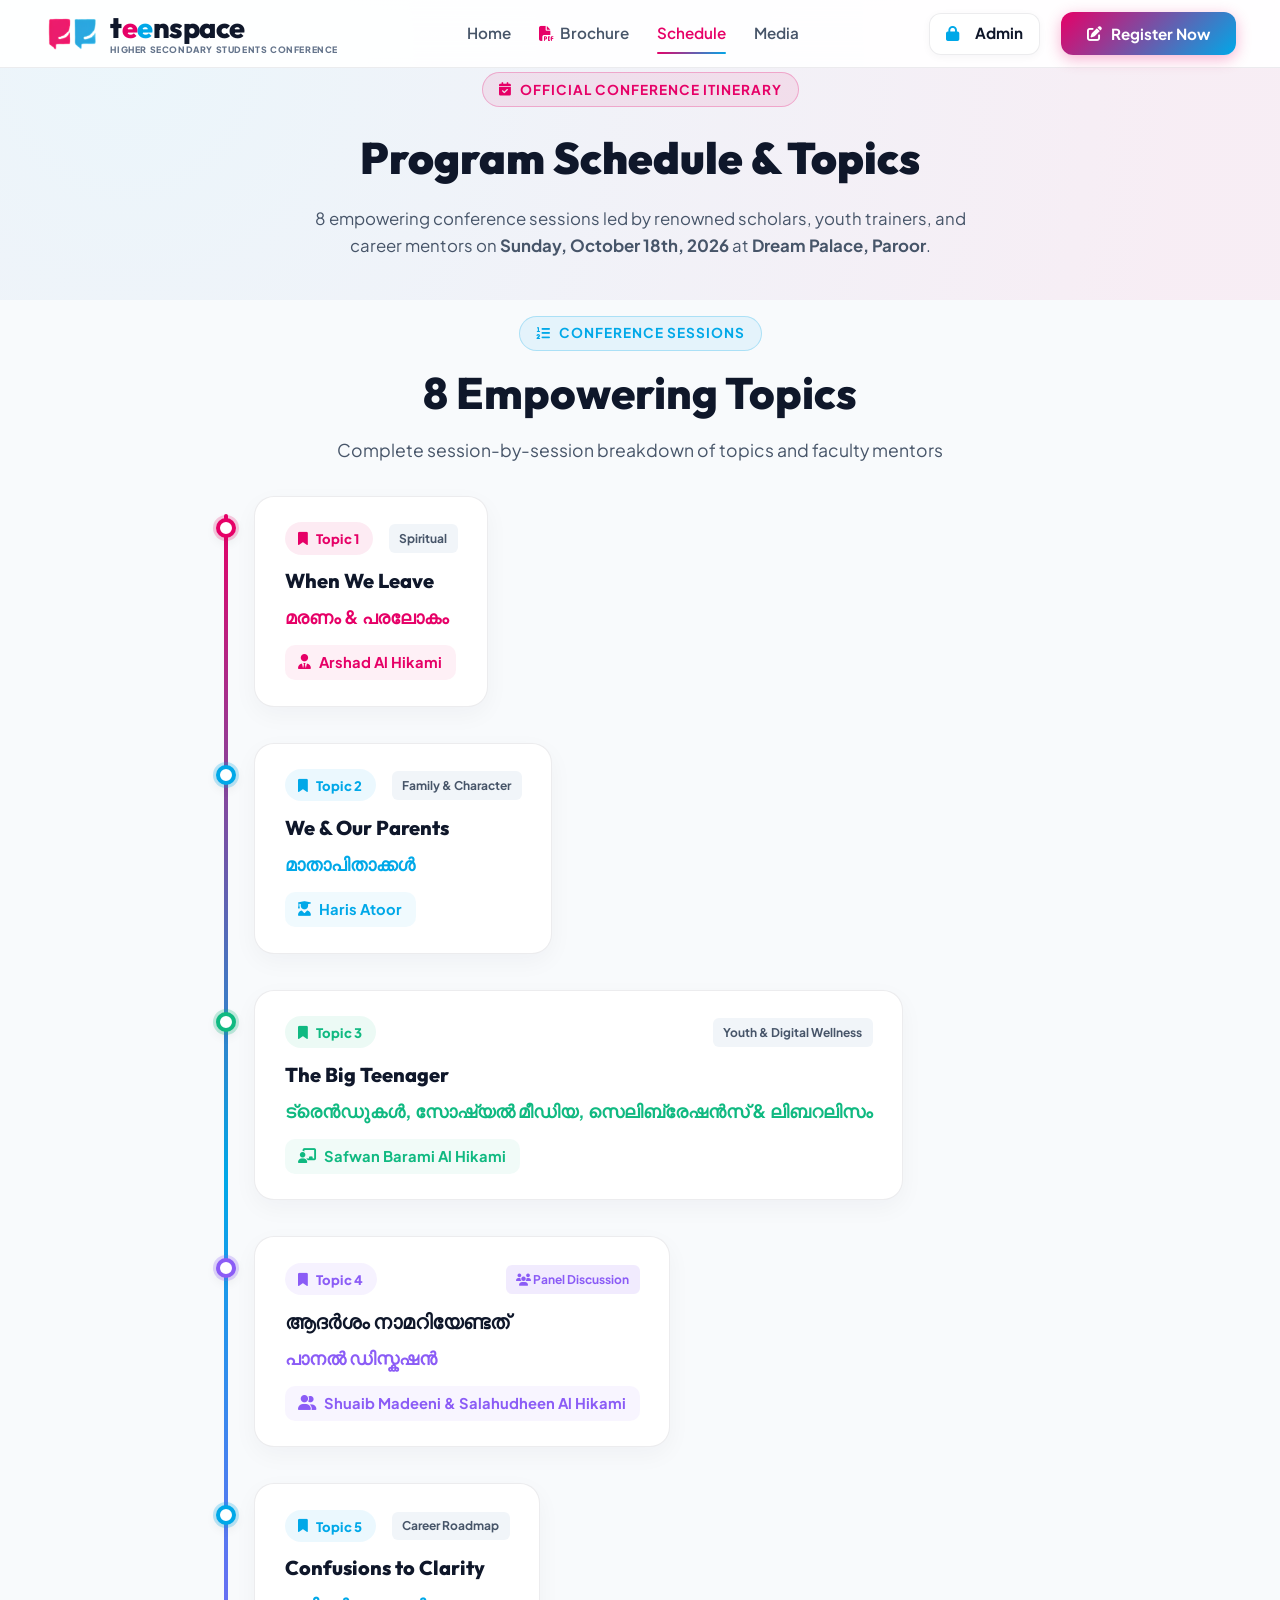
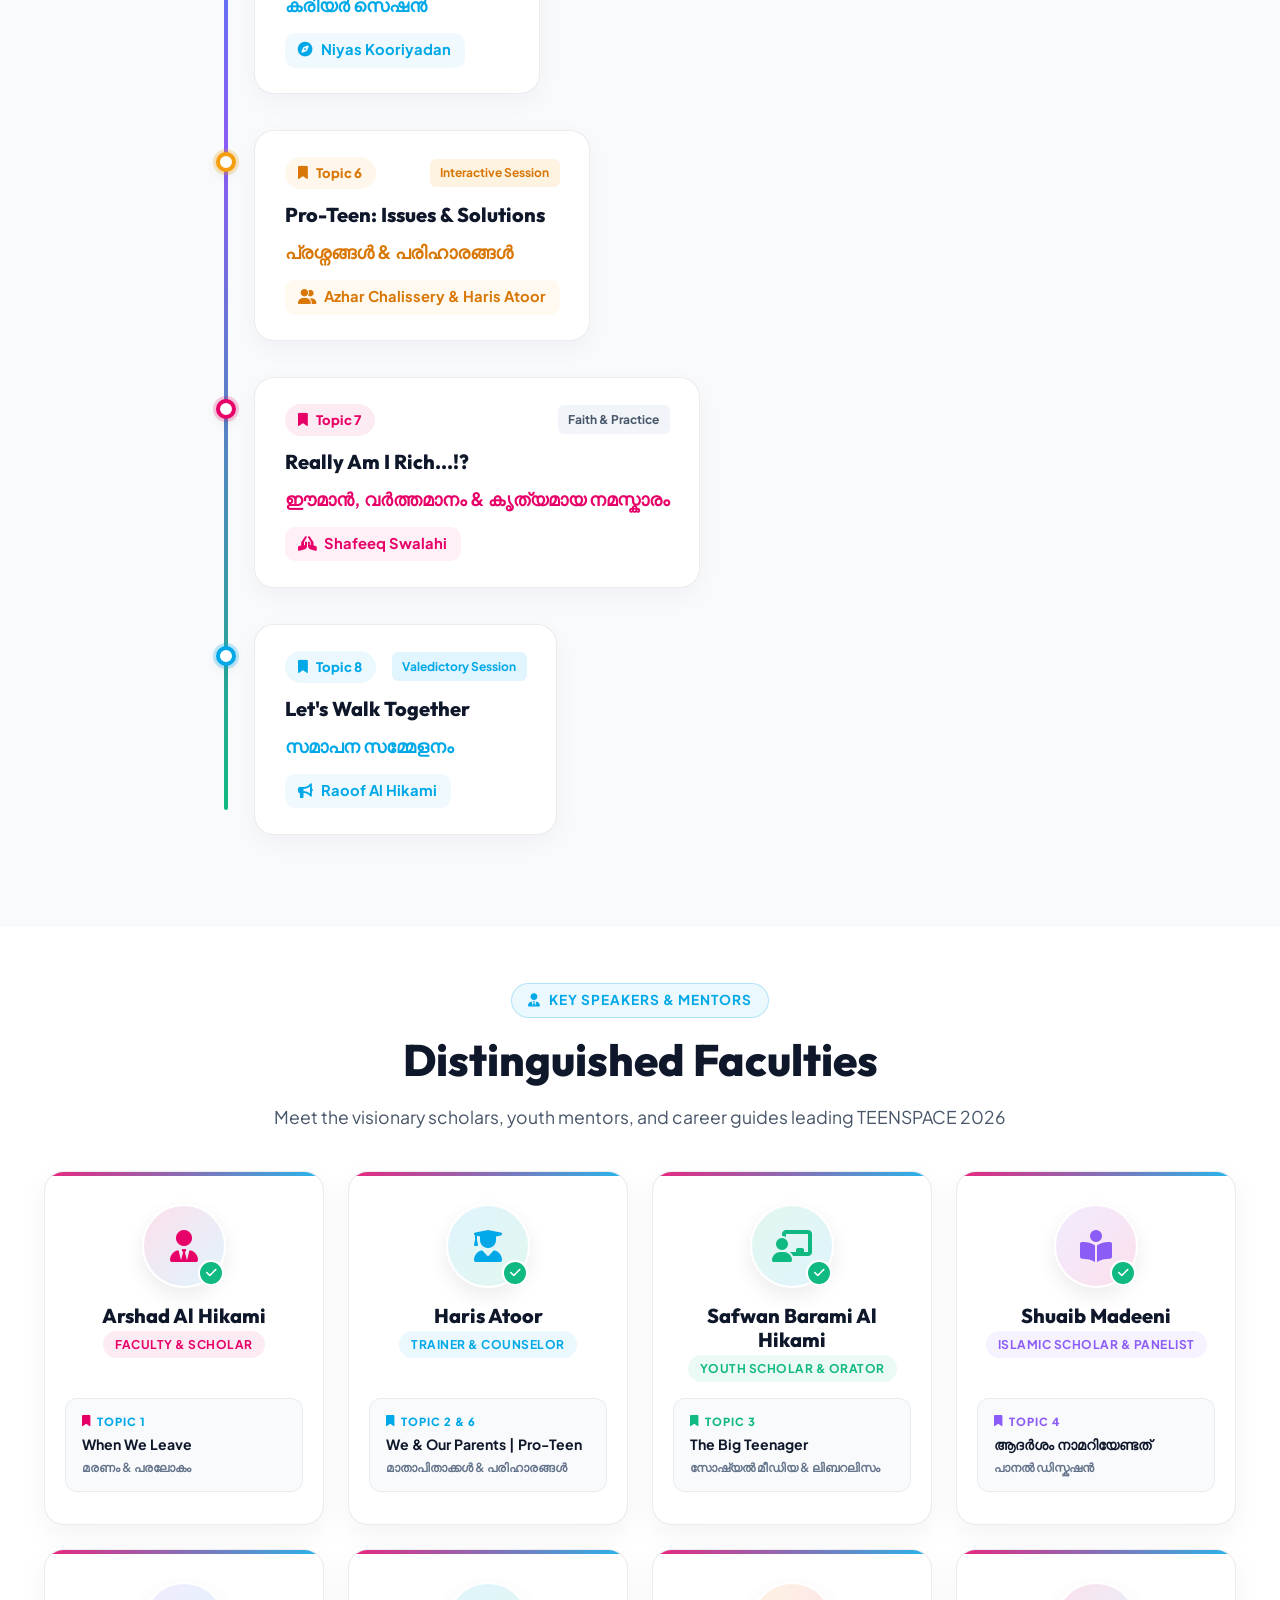
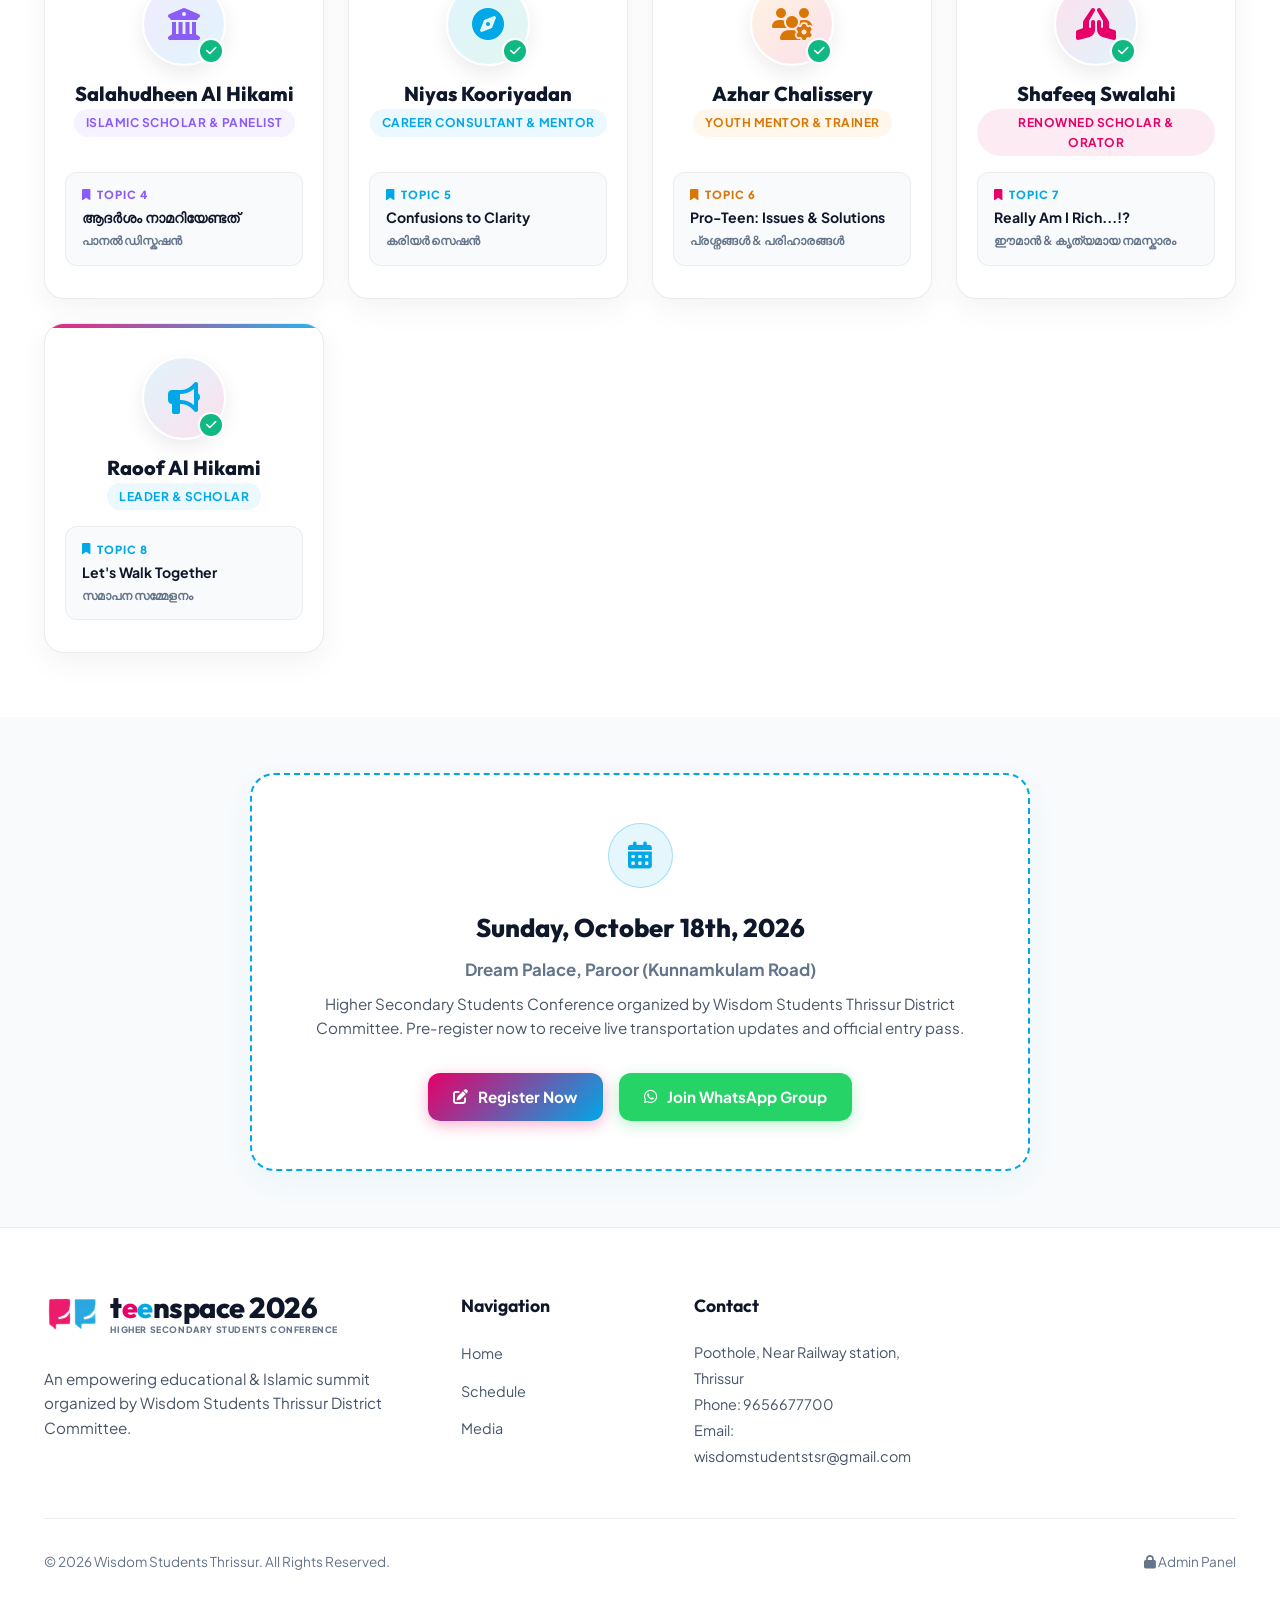
<file: schedule.html>
<!DOCTYPE html>
<html lang="en">
<head>
  <meta charset="UTF-8">
  <meta name="viewport" content="width=device-width, initial-scale=1.0">
  <link rel="manifest" href="manifest.json">
  <meta name="theme-color" content="#FFFFFF">
  <!-- Preconnect for Fast Mobile Connection -->
  <link rel="preconnect" href="https://fonts.googleapis.com">
  <link rel="preconnect" href="https://fonts.gstatic.com" crossorigin>
  <link rel="preconnect" href="https://cdnjs.cloudflare.com">
  <link rel="preconnect" href="https://vnpiylttdjedglsggeea.supabase.co">
  <title>Program Schedule & Topics | TEENSPACE 2026</title>
  
  <!-- CSS Stylesheets -->
  <link rel="stylesheet" href="css/main.css">
  <link rel="stylesheet" href="css/components.css">
  <link rel="stylesheet" href="css/responsive.css">
  <link rel="icon" type="image/png" href="assets/images/teenspace_app_icon_192.png">
  <link rel="apple-touch-icon" href="assets/images/teenspace_app_icon_192.png">
  
  <!-- FontAwesome Icons -->
  <link rel="stylesheet" href="https://cdnjs.cloudflare.com/ajax/libs/font-awesome/6.4.0/css/all.min.css">

  <style>
    /* Custom enhancements for Schedule & Topics Timeline */
    .schedule-timeline {
      position: relative;
      max-width: 860px;
      margin: 1.5rem auto 0 auto;
      padding-left: 2.75rem;
    }
    .schedule-timeline::before {
      content: '';
      position: absolute;
      top: 18px;
      bottom: 25px;
      left: 14px;
      width: 4px;
      background: linear-gradient(180deg, var(--magenta) 0%, var(--cyan) 35%, #8B5CF6 65%, #10B981 100%);
      border-radius: 4px;
    }
    .timeline-item {
      position: relative;
      margin-bottom: 2.25rem;
    }
    .timeline-dot {
      position: absolute;
      left: -2.75rem;
      margin-left: 16px;
      top: 22px;
      width: 20px;
      height: 20px;
      border-radius: 50%;
      background: #FFFFFF;
      border: 4px solid var(--magenta);
      box-shadow: 0 0 0 3px rgba(230, 0, 103, 0.2), 0 4px 12px rgba(0,0,0,0.08);
      transform: translateX(-50%);
      z-index: 2;
    }
    .timeline-dot.cyan-dot {
      border-color: var(--cyan);
      box-shadow: 0 0 0 3px rgba(0, 168, 232, 0.25), 0 4px 12px rgba(0,0,0,0.08);
    }
    .timeline-dot.purple-dot {
      border-color: #8B5CF6;
      box-shadow: 0 0 0 3px rgba(139, 92, 246, 0.25), 0 4px 12px rgba(0,0,0,0.08);
    }
    .timeline-dot.green-dot {
      border-color: #10B981;
      box-shadow: 0 0 0 3px rgba(16, 185, 129, 0.25), 0 4px 12px rgba(0,0,0,0.08);
    }
    .timeline-dot.amber-dot {
      border-color: #F59E0B;
      box-shadow: 0 0 0 3px rgba(245, 158, 11, 0.25), 0 4px 12px rgba(0,0,0,0.08);
    }

    .timeline-card {
      background: #FFFFFF;
      border-radius: 20px;
      padding: 1.6rem 1.85rem;
      border: 1px solid var(--border-light);
      box-shadow: 0 8px 24px rgba(15, 23, 42, 0.04);
      transition: all 0.28s cubic-bezier(0.16, 1, 0.3, 1);
      position: relative;
    }
    .timeline-card:hover {
      transform: translateY(-3px) translateX(4px);
      box-shadow: 0 16px 36px rgba(15, 23, 42, 0.08);
      border-color: rgba(0, 168, 232, 0.35);
    }

    .topic-pill {
      display: inline-flex;
      align-items: center;
      gap: 0.45rem;
      font-size: 0.82rem;
      font-weight: 800;
      padding: 0.35rem 0.85rem;
      border-radius: 50px;
      letter-spacing: 0.02em;
    }
    .malayalam-subtitle {
      font-family: inherit;
      font-size: 1.15rem;
      font-weight: 700;
      line-height: 1.5;
      margin-bottom: 0.65rem;
    }
    .speaker-badge-wrap {
      display: inline-flex;
      align-items: center;
      gap: 0.5rem;
      font-size: 0.92rem;
      font-weight: 700;
      padding: 0.35rem 0.85rem;
      border-radius: 10px;
      margin-top: 0.25rem;
    }

    @media (max-width: 640px) {
      .schedule-timeline {
        padding-left: 2.2rem;
      }
      .schedule-timeline::before {
        left: 11px;
      }
      .timeline-dot {
        left: -2.2rem;
        margin-left: 13px;
        width: 17px;
        height: 17px;
        border-width: 3px;
        top: 20px;
      }
      .timeline-card {
        padding: 1.25rem 1.1rem;
        border-radius: 16px;
      }
      .malayalam-subtitle {
        font-size: 1.02rem;
      }
      .timeline-session-title {
        font-size: 1.18rem;
      }
    }
  </style>
</head>
<body>

  <!-- PREMIUM APP OPENING SPLASH SCREEN -->
  <div id="appSplashScreen" class="app-splash-screen">
    <div class="splash-content">
      <div class="splash-logo-wrap">
        <img src="assets/images/teenspace_app_icon_512.png" alt="Teenspace Logo" class="splash-logo-img">
      </div>
      <div class="splash-title">t<span class="brand-text-pink">e</span><span class="brand-text-cyan">e</span>nspace</div>
      <div class="splash-subtag">HIGHER SECONDARY STUDENTS CONFERENCE</div>
      <div class="splash-loader-bar">
        <div class="splash-loader-progress"></div>
      </div>
    </div>
  </div>

  <!-- NAVBAR -->
  <header class="navbar">
    <div class="container navbar-container">
      <a href="index.html" class="brand-logo">
        <img src="assets/images/TEENSPACE LOGO.png" alt="Teenspace Logo" class="brand-logo-img">
        <div class="brand-logo-text">
          <span class="brand-logo-main">t<span class="brand-text-pink">e</span><span class="brand-text-cyan">e</span>nspace</span>
          <span class="brand-logo-sub">Higher Secondary Students Conference</span>
        </div>
      </a>

      <ul class="nav-links" id="navLinks">
        <li><a href="index.html" class="nav-link">Home</a></li>
        <li><a href="index.html#brochure" class="nav-link"><i class="fas fa-file-pdf text-magenta" style="margin-right:0.2rem;"></i> Brochure</a></li>
        <li><a href="schedule.html" class="nav-link active">Schedule</a></li>
        <li><a href="media.html" class="nav-link">Media</a></li>
        <li class="mobile-only"><a href="admin.html" class="nav-link"><i class="fas fa-lock text-cyan"></i> Admin Login</a></li>
        <li class="mobile-only"><a href="#" onclick="openRegisterModal(); return false;" class="nav-link" style="color:var(--magenta); font-weight:700;"><i class="fas fa-edit"></i> Register Now</a></li>
      </ul>

      <div class="nav-actions">
        <a href="admin.html" class="btn btn-outline" style="border-color: var(--border-light); margin-right: 0.5rem; display: inline-flex; align-items: center; justify-content: center; height: 42px; padding: 0 1rem;"><i class="fas fa-lock text-cyan" style="margin-right: 0.4rem;"></i> Admin</a>
        <button class="btn btn-primary" onclick="openRegisterModal()"><i class="fas fa-edit"></i> Register Now</button>
      </div>

      <button class="mobile-toggle" id="mobileToggle" aria-label="Toggle menu">
        <i class="fas fa-bars"></i>
      </button>
    </div>
  </header>

  <!-- INNER PAGE HEADER -->
  <section class="section" style="background: radial-gradient(circle at 10% 20%, rgba(0, 168, 232, 0.05) 0%, rgba(230, 0, 103, 0.05) 90%); padding: 4.5rem 0 2.5rem 0;">
    <div class="container" style="text-align: center;">
      <span class="section-tag"><i class="fas fa-calendar-check"></i> Official Conference Itinerary</span>
      <h1 style="font-family: var(--font-heading); font-size: 2.75rem; font-weight: 900; margin-bottom: 0.8rem;">Program Schedule & Topics</h1>
      <p style="color: var(--text-muted); max-width: 680px; margin: 0 auto; line-height: 1.6; font-size: 1.05rem;">
        8 empowering conference sessions led by renowned scholars, youth trainers, and career mentors on <strong>Sunday, October 18th, 2026</strong> at <strong>Dream Palace, Paroor</strong>.
      </p>
    </div>
  </section>

  <!-- PROGRAM SCHEDULE & TOPICS TIMELINE SECTION -->
  <section class="section" style="padding-top: 1rem; padding-bottom: 3.5rem;">
    <div class="container">
      <div class="section-header" style="text-align: center; margin-bottom: 2rem;">
        <span class="section-tag cyan-tag"><i class="fas fa-list-ol"></i> Conference Sessions</span>
        <h2 class="section-title">8 Empowering Topics</h2>
        <p class="section-subtitle">Complete session-by-session breakdown of topics and faculty mentors</p>
      </div>

      <div class="schedule-timeline">
        
        <!-- Topic 1 -->
        <div class="timeline-item">
          <div class="timeline-dot"></div>
          <div class="timeline-card">
            <div class="timeline-header">
              <span class="topic-pill" style="background: rgba(230,0,103,0.08); color: var(--magenta);">
                <i class="fas fa-bookmark text-magenta"></i> Topic 1
              </span>
              <span class="badge" style="background: #F1F5F9; color: #475569; font-weight: 700; font-size: 0.75rem; padding: 0.3rem 0.65rem; border-radius: 6px;">
                Spiritual
              </span>
            </div>
            <h3 class="timeline-session-title">When We Leave</h3>
            <div class="malayalam-subtitle" style="color: var(--magenta);">
              മരണം & പരലോകം
            </div>
            <div class="speaker-badge-wrap" style="color: var(--magenta); background: rgba(230,0,103,0.06);">
              <i class="fas fa-user-tie"></i> Arshad Al Hikami
            </div>
          </div>
        </div>

        <!-- Topic 2 -->
        <div class="timeline-item">
          <div class="timeline-dot cyan-dot"></div>
          <div class="timeline-card">
            <div class="timeline-header">
              <span class="topic-pill" style="background: rgba(0,168,232,0.08); color: var(--cyan);">
                <i class="fas fa-bookmark text-cyan"></i> Topic 2
              </span>
              <span class="badge" style="background: #F1F5F9; color: #475569; font-weight: 700; font-size: 0.75rem; padding: 0.3rem 0.65rem; border-radius: 6px;">
                Family & Character
              </span>
            </div>
            <h3 class="timeline-session-title">We & Our Parents</h3>
            <div class="malayalam-subtitle" style="color: var(--cyan);">
              മാതാപിതാക്കൾ
            </div>
            <div class="speaker-badge-wrap" style="color: var(--cyan); background: rgba(0,168,232,0.06);">
              <i class="fas fa-user-graduate"></i> Haris Atoor
            </div>
          </div>
        </div>

        <!-- Topic 3 -->
        <div class="timeline-item">
          <div class="timeline-dot green-dot"></div>
          <div class="timeline-card">
            <div class="timeline-header">
              <span class="topic-pill" style="background: rgba(16,185,129,0.08); color: #10B981;">
                <i class="fas fa-bookmark" style="color:#10B981;"></i> Topic 3
              </span>
              <span class="badge" style="background: #F1F5F9; color: #475569; font-weight: 700; font-size: 0.75rem; padding: 0.3rem 0.65rem; border-radius: 6px;">
                Youth & Digital Wellness
              </span>
            </div>
            <h3 class="timeline-session-title">The Big Teenager</h3>
            <div class="malayalam-subtitle" style="color: #10B981;">
              ട്രെൻഡുകൾ, സോഷ്യൽ മീഡിയ, സെലിബ്രേഷൻസ് & ലിബറലിസം
            </div>
            <div class="speaker-badge-wrap" style="color: #10B981; background: rgba(16,185,129,0.06);">
              <i class="fas fa-chalkboard-teacher"></i> Safwan Barami Al Hikami
            </div>
          </div>
        </div>

        <!-- Topic 4 -->
        <div class="timeline-item">
          <div class="timeline-dot purple-dot"></div>
          <div class="timeline-card">
            <div class="timeline-header">
              <span class="topic-pill" style="background: rgba(139,92,246,0.08); color: #8B5CF6;">
                <i class="fas fa-bookmark" style="color:#8B5CF6;"></i> Topic 4
              </span>
              <span class="badge" style="background: rgba(139,92,246,0.12); color: #8B5CF6; font-weight: 700; font-size: 0.75rem; padding: 0.3rem 0.65rem; border-radius: 6px;">
                <i class="fas fa-users"></i> Panel Discussion
              </span>
            </div>
            <h3 class="timeline-session-title">ആദർശം നാമറിയേണ്ടത്</h3>
            <div class="malayalam-subtitle" style="color: #8B5CF6;">
              പാനൽ ഡിസ്കഷൻ
            </div>
            <div class="speaker-badge-wrap" style="color: #8B5CF6; background: rgba(139,92,246,0.06);">
              <i class="fas fa-user-friends"></i> Shuaib Madeeni & Salahudheen Al Hikami
            </div>
          </div>
        </div>

        <!-- Topic 5 -->
        <div class="timeline-item">
          <div class="timeline-dot cyan-dot"></div>
          <div class="timeline-card">
            <div class="timeline-header">
              <span class="topic-pill" style="background: rgba(0,168,232,0.08); color: var(--cyan);">
                <i class="fas fa-bookmark text-cyan"></i> Topic 5
              </span>
              <span class="badge" style="background: #F1F5F9; color: #475569; font-weight: 700; font-size: 0.75rem; padding: 0.3rem 0.65rem; border-radius: 6px;">
                Career Roadmap
              </span>
            </div>
            <h3 class="timeline-session-title">Confusions to Clarity</h3>
            <div class="malayalam-subtitle" style="color: var(--cyan);">
              കരിയർ സെഷൻ
            </div>
            <div class="speaker-badge-wrap" style="color: var(--cyan); background: rgba(0,168,232,0.06);">
              <i class="fas fa-compass"></i> Niyas Kooriyadan
            </div>
          </div>
        </div>

        <!-- Topic 6 -->
        <div class="timeline-item">
          <div class="timeline-dot amber-dot"></div>
          <div class="timeline-card">
            <div class="timeline-header">
              <span class="topic-pill" style="background: rgba(245,158,11,0.08); color: #D97706;">
                <i class="fas fa-bookmark" style="color:#D97706;"></i> Topic 6
              </span>
              <span class="badge" style="background: rgba(245,158,11,0.12); color: #D97706; font-weight: 700; font-size: 0.75rem; padding: 0.3rem 0.65rem; border-radius: 6px;">
                Interactive Session
              </span>
            </div>
            <h3 class="timeline-session-title">Pro-Teen: Issues & Solutions</h3>
            <div class="malayalam-subtitle" style="color: #D97706;">
              പ്രശ്നങ്ങൾ & പരിഹാരങ്ങൾ
            </div>
            <div class="speaker-badge-wrap" style="color: #D97706; background: rgba(245,158,11,0.06);">
              <i class="fas fa-user-friends"></i> Azhar Chalissery & Haris Atoor
            </div>
          </div>
        </div>

        <!-- Topic 7 -->
        <div class="timeline-item">
          <div class="timeline-dot"></div>
          <div class="timeline-card">
            <div class="timeline-header">
              <span class="topic-pill" style="background: rgba(230,0,103,0.08); color: var(--magenta);">
                <i class="fas fa-bookmark text-magenta"></i> Topic 7
              </span>
              <span class="badge" style="background: #F1F5F9; color: #475569; font-weight: 700; font-size: 0.75rem; padding: 0.3rem 0.65rem; border-radius: 6px;">
                Faith & Practice
              </span>
            </div>
            <h3 class="timeline-session-title">Really Am I Rich...!?</h3>
            <div class="malayalam-subtitle" style="color: var(--magenta);">
              ഈമാൻ, വർത്തമാനം & കൃത്യമായ നമസ്കാരം
            </div>
            <div class="speaker-badge-wrap" style="color: var(--magenta); background: rgba(230,0,103,0.06);">
              <i class="fas fa-praying-hands"></i> Shafeeq Swalahi
            </div>
          </div>
        </div>

        <!-- Topic 8 -->
        <div class="timeline-item">
          <div class="timeline-dot cyan-dot"></div>
          <div class="timeline-card">
            <div class="timeline-header">
              <span class="topic-pill" style="background: rgba(0,168,232,0.08); color: var(--cyan);">
                <i class="fas fa-bookmark text-cyan"></i> Topic 8
              </span>
              <span class="badge" style="background: rgba(0,168,232,0.12); color: var(--cyan); font-weight: 700; font-size: 0.75rem; padding: 0.3rem 0.65rem; border-radius: 6px;">
                Valedictory Session
              </span>
            </div>
            <h3 class="timeline-session-title">Let's Walk Together</h3>
            <div class="malayalam-subtitle" style="color: var(--cyan);">
              സമാപന സമ്മേളനം
            </div>
            <div class="speaker-badge-wrap" style="color: var(--cyan); background: rgba(0,168,232,0.06);">
              <i class="fas fa-bullhorn"></i> Raoof Al Hikami
            </div>
          </div>
        </div>

      </div>
    </div>
  </section>

  <!-- EMINENT FACULTIES SECTION -->
  <section class="section" style="background: var(--bg-secondary); padding-top: 3.5rem; padding-bottom: 4rem;">
    <div class="container">
      <div class="section-header" style="text-align: center; margin-bottom: 2.5rem;">
        <span class="section-tag cyan-tag"><i class="fas fa-user-tie"></i> Key Speakers & Mentors</span>
        <h2 class="section-title">Distinguished Faculties</h2>
        <p class="section-subtitle">Meet the visionary scholars, youth mentors, and career guides leading TEENSPACE 2026</p>
      </div>

      <div class="faculty-grid" style="grid-template-columns: repeat(auto-fit, minmax(260px, 1fr)); gap: 1.5rem;">
        
        <!-- Speaker 1: Arshad Al Hikami -->
        <div class="faculty-card" style="padding: 2rem 1.25rem;">
          <div class="faculty-avatar-wrap" style="margin-bottom: 1rem;">
            <div class="faculty-avatar" style="width: 84px; height: 84px; font-size: 2rem; color: var(--magenta); background: linear-gradient(135deg, rgba(230,0,103,0.12), rgba(0,168,232,0.12));">
              <i class="fas fa-user-tie"></i>
            </div>
            <div class="faculty-badge-check" title="Confirmed Speaker">
              <i class="fas fa-check"></i>
            </div>
          </div>
          <h3 class="faculty-name" style="font-size: 1.25rem; margin-bottom: 0.2rem;">Arshad Al Hikami</h3>
          <span class="faculty-role">Faculty & Scholar</span>
          <div class="faculty-topic-box">
            <div class="faculty-topic-label"><i class="fas fa-bookmark text-magenta"></i> Topic 1</div>
            <div class="faculty-topic-title">When We Leave</div>
            <div style="font-size:0.78rem; color:#64748B; margin-top:0.25rem; font-weight:600;">മരണം & പരലോകം</div>
          </div>
        </div>

        <!-- Speaker 2: Haris Atoor -->
        <div class="faculty-card" style="padding: 2rem 1.25rem;">
          <div class="faculty-avatar-wrap" style="margin-bottom: 1rem;">
            <div class="faculty-avatar" style="width: 84px; height: 84px; font-size: 2rem; color: var(--cyan); background: linear-gradient(135deg, rgba(0,168,232,0.12), rgba(16,185,129,0.12));">
              <i class="fas fa-user-graduate"></i>
            </div>
            <div class="faculty-badge-check" title="Confirmed Speaker">
              <i class="fas fa-check"></i>
            </div>
          </div>
          <h3 class="faculty-name" style="font-size: 1.25rem; margin-bottom: 0.2rem;">Haris Atoor</h3>
          <span class="faculty-role" style="background: rgba(0,168,232,0.08); color: var(--cyan);">Trainer & Counselor</span>
          <div class="faculty-topic-box">
            <div class="faculty-topic-label" style="color:var(--cyan);"><i class="fas fa-bookmark text-cyan"></i> Topic 2 & 6</div>
            <div class="faculty-topic-title">We & Our Parents | Pro-Teen</div>
            <div style="font-size:0.78rem; color:#64748B; margin-top:0.25rem; font-weight:600;">മാതാപിതാക്കൾ & പരിഹാരങ്ങൾ</div>
          </div>
        </div>

        <!-- Speaker 3: Safwan Barami Al Hikami -->
        <div class="faculty-card" style="padding: 2rem 1.25rem;">
          <div class="faculty-avatar-wrap" style="margin-bottom: 1rem;">
            <div class="faculty-avatar" style="width: 84px; height: 84px; font-size: 2rem; color: #10B981; background: linear-gradient(135deg, rgba(16,185,129,0.12), rgba(0,168,232,0.12));">
              <i class="fas fa-chalkboard-teacher"></i>
            </div>
            <div class="faculty-badge-check" title="Confirmed Speaker">
              <i class="fas fa-check"></i>
            </div>
          </div>
          <h3 class="faculty-name" style="font-size: 1.25rem; margin-bottom: 0.2rem;">Safwan Barami Al Hikami</h3>
          <span class="faculty-role" style="background: rgba(16,185,129,0.08); color: #10B981;">Youth Scholar & Orator</span>
          <div class="faculty-topic-box">
            <div class="faculty-topic-label" style="color:#10B981;"><i class="fas fa-bookmark" style="color:#10B981;"></i> Topic 3</div>
            <div class="faculty-topic-title">The Big Teenager</div>
            <div style="font-size:0.78rem; color:#64748B; margin-top:0.25rem; font-weight:600;">സോഷ്യൽ മീഡിയ & ലിബറലിസം</div>
          </div>
        </div>

        <!-- Speaker 4: Shuaib Madeeni -->
        <div class="faculty-card" style="padding: 2rem 1.25rem;">
          <div class="faculty-avatar-wrap" style="margin-bottom: 1rem;">
            <div class="faculty-avatar" style="width: 84px; height: 84px; font-size: 2rem; color: #8B5CF6; background: linear-gradient(135deg, rgba(139,92,246,0.12), rgba(230,0,103,0.12));">
              <i class="fas fa-book-reader"></i>
            </div>
            <div class="faculty-badge-check" title="Confirmed Speaker">
              <i class="fas fa-check"></i>
            </div>
          </div>
          <h3 class="faculty-name" style="font-size: 1.25rem; margin-bottom: 0.2rem;">Shuaib Madeeni</h3>
          <span class="faculty-role" style="background: rgba(139,92,246,0.08); color: #8B5CF6;">Islamic Scholar & Panelist</span>
          <div class="faculty-topic-box">
            <div class="faculty-topic-label" style="color:#8B5CF6;"><i class="fas fa-bookmark" style="color:#8B5CF6;"></i> Topic 4</div>
            <div class="faculty-topic-title">ആദർശം നാമറിയേണ്ടത്</div>
            <div style="font-size:0.78rem; color:#64748B; margin-top:0.25rem; font-weight:600;">പാനൽ ഡിസ്കഷൻ</div>
          </div>
        </div>

        <!-- Speaker 5: Salahudheen Al Hikami -->
        <div class="faculty-card" style="padding: 2rem 1.25rem;">
          <div class="faculty-avatar-wrap" style="margin-bottom: 1rem;">
            <div class="faculty-avatar" style="width: 84px; height: 84px; font-size: 2rem; color: #8B5CF6; background: linear-gradient(135deg, rgba(139,92,246,0.12), rgba(0,168,232,0.12));">
              <i class="fas fa-university"></i>
            </div>
            <div class="faculty-badge-check" title="Confirmed Speaker">
              <i class="fas fa-check"></i>
            </div>
          </div>
          <h3 class="faculty-name" style="font-size: 1.25rem; margin-bottom: 0.2rem;">Salahudheen Al Hikami</h3>
          <span class="faculty-role" style="background: rgba(139,92,246,0.08); color: #8B5CF6;">Islamic Scholar & Panelist</span>
          <div class="faculty-topic-box">
            <div class="faculty-topic-label" style="color:#8B5CF6;"><i class="fas fa-bookmark" style="color:#8B5CF6;"></i> Topic 4</div>
            <div class="faculty-topic-title">ആദർശം നാമറിയേണ്ടത്</div>
            <div style="font-size:0.78rem; color:#64748B; margin-top:0.25rem; font-weight:600;">പാനൽ ഡിസ്കഷൻ</div>
          </div>
        </div>

        <!-- Speaker 6: Niyas Kooriyadan -->
        <div class="faculty-card" style="padding: 2rem 1.25rem;">
          <div class="faculty-avatar-wrap" style="margin-bottom: 1rem;">
            <div class="faculty-avatar" style="width: 84px; height: 84px; font-size: 2rem; color: var(--cyan); background: linear-gradient(135deg, rgba(0,168,232,0.12), rgba(16,185,129,0.12));">
              <i class="fas fa-compass"></i>
            </div>
            <div class="faculty-badge-check" title="Confirmed Speaker">
              <i class="fas fa-check"></i>
            </div>
          </div>
          <h3 class="faculty-name" style="font-size: 1.25rem; margin-bottom: 0.2rem;">Niyas Kooriyadan</h3>
          <span class="faculty-role" style="background: rgba(0,168,232,0.08); color: var(--cyan);">Career Consultant & Mentor</span>
          <div class="faculty-topic-box">
            <div class="faculty-topic-label" style="color:var(--cyan);"><i class="fas fa-bookmark text-cyan"></i> Topic 5</div>
            <div class="faculty-topic-title">Confusions to Clarity</div>
            <div style="font-size:0.78rem; color:#64748B; margin-top:0.25rem; font-weight:600;">കരിയർ സെഷൻ</div>
          </div>
        </div>

        <!-- Speaker 7: Azhar Chalissery -->
        <div class="faculty-card" style="padding: 2rem 1.25rem;">
          <div class="faculty-avatar-wrap" style="margin-bottom: 1rem;">
            <div class="faculty-avatar" style="width: 84px; height: 84px; font-size: 2rem; color: #D97706; background: linear-gradient(135deg, rgba(245,158,11,0.12), rgba(230,0,103,0.12));">
              <i class="fas fa-users-cog"></i>
            </div>
            <div class="faculty-badge-check" title="Confirmed Speaker">
              <i class="fas fa-check"></i>
            </div>
          </div>
          <h3 class="faculty-name" style="font-size: 1.25rem; margin-bottom: 0.2rem;">Azhar Chalissery</h3>
          <span class="faculty-role" style="background: rgba(245,158,11,0.08); color: #D97706;">Youth Mentor & Trainer</span>
          <div class="faculty-topic-box">
            <div class="faculty-topic-label" style="color:#D97706;"><i class="fas fa-bookmark" style="color:#D97706;"></i> Topic 6</div>
            <div class="faculty-topic-title">Pro-Teen: Issues & Solutions</div>
            <div style="font-size:0.78rem; color:#64748B; margin-top:0.25rem; font-weight:600;">പ്രശ്നങ്ങൾ & പരിഹാരങ്ങൾ</div>
          </div>
        </div>

        <!-- Speaker 8: Shafeeq Swalahi -->
        <div class="faculty-card" style="padding: 2rem 1.25rem;">
          <div class="faculty-avatar-wrap" style="margin-bottom: 1rem;">
            <div class="faculty-avatar" style="width: 84px; height: 84px; font-size: 2rem; color: var(--magenta); background: linear-gradient(135deg, rgba(230,0,103,0.12), rgba(0,168,232,0.12));">
              <i class="fas fa-praying-hands"></i>
            </div>
            <div class="faculty-badge-check" title="Confirmed Speaker">
              <i class="fas fa-check"></i>
            </div>
          </div>
          <h3 class="faculty-name" style="font-size: 1.25rem; margin-bottom: 0.2rem;">Shafeeq Swalahi</h3>
          <span class="faculty-role">Renowned Scholar & Orator</span>
          <div class="faculty-topic-box">
            <div class="faculty-topic-label"><i class="fas fa-bookmark text-magenta"></i> Topic 7</div>
            <div class="faculty-topic-title">Really Am I Rich...!?</div>
            <div style="font-size:0.78rem; color:#64748B; margin-top:0.25rem; font-weight:600;">ഈമാൻ & കൃത്യമായ നമസ്കാരം</div>
          </div>
        </div>

        <!-- Speaker 9: Raoof Al Hikami -->
        <div class="faculty-card" style="padding: 2rem 1.25rem;">
          <div class="faculty-avatar-wrap" style="margin-bottom: 1rem;">
            <div class="faculty-avatar" style="width: 84px; height: 84px; font-size: 2rem; color: var(--cyan); background: linear-gradient(135deg, rgba(0,168,232,0.12), rgba(230,0,103,0.12));">
              <i class="fas fa-bullhorn"></i>
            </div>
            <div class="faculty-badge-check" title="Confirmed Speaker">
              <i class="fas fa-check"></i>
            </div>
          </div>
          <h3 class="faculty-name" style="font-size: 1.25rem; margin-bottom: 0.2rem;">Raoof Al Hikami</h3>
          <span class="faculty-role" style="background: rgba(0,168,232,0.08); color: var(--cyan);">Leader & Scholar</span>
          <div class="faculty-topic-box">
            <div class="faculty-topic-label" style="color:var(--cyan);"><i class="fas fa-bookmark text-cyan"></i> Topic 8</div>
            <div class="faculty-topic-title">Let's Walk Together</div>
            <div style="font-size:0.78rem; color:#64748B; margin-top:0.25rem; font-weight:600;">സമാപന സമ്മേളനം</div>
          </div>
        </div>

      </div>
    </div>
  </section>

  <!-- EVENT VENUE & CALLOUT NOTICE -->
  <section class="section" style="padding: 3.5rem 0;">
    <div class="container">
      <div style="max-width: 780px; margin: 0 auto; text-align: center; background: #FFFFFF; border: 2px dashed var(--cyan); border-radius: 24px; padding: 3rem 2rem; box-shadow: 0 10px 30px rgba(0, 168, 232, 0.06);">
        <div style="width: 65px; height: 65px; border-radius: 50%; background: rgba(0, 168, 232, 0.1); border: 1px solid rgba(0, 168, 232, 0.3); display: flex; align-items: center; justify-content: center; margin: 0 auto 1.25rem auto; font-size: 1.7rem; color: var(--cyan);">
          <i class="fas fa-calendar-alt"></i>
        </div>
        
        <h3 style="font-family: var(--font-heading); font-size: 1.6rem; font-weight: 800; margin-bottom: 0.5rem; color: var(--text-main);">
          Sunday, October 18th, 2026
        </h3>
        <p style="color: var(--text-dim); font-size: 1.05rem; font-weight: 700; margin-bottom: 0.5rem;">
          Dream Palace, Paroor (Kunnamkulam Road)
        </p>
        <p style="color: var(--text-muted); font-size: 0.95rem; line-height: 1.6; margin-bottom: 2rem;">
          Higher Secondary Students Conference organized by Wisdom Students Thrissur District Committee. Pre-register now to receive live transportation updates and official entry pass.
        </p>

        <div style="display: flex; gap: 1rem; justify-content: center; flex-wrap: wrap;">
          <button class="btn btn-primary" onclick="openRegisterModal()">
            <i class="fas fa-edit"></i> Register Now
          </button>
          <a href="https://chat.whatsapp.com/IVt78jCmz9y4l2tUG1C3gq" target="_blank" class="btn btn-whatsapp" style="background:#25D366; border-color:#25D366; color:white;">
            <i class="fab fa-whatsapp"></i> Join WhatsApp Group
          </a>
        </div>
      </div>
    </div>
  </section>

  <!-- DYNAMIC IN-PAGE REGISTRATION MODAL CONTAINER -->
  <div class="modal-overlay" id="regModal"></div>

  <!-- FOOTER -->
  <footer class="footer">
    <div class="container">
      <div class="footer-grid">
        <div class="footer-brand">
          <div class="brand-logo" style="margin-bottom: 1rem;">
            <img src="assets/images/TEENSPACE LOGO.png" alt="Teenspace Logo" class="brand-logo-img">
            <div class="brand-logo-text">
              <span class="brand-logo-main">t<span class="brand-text-pink">e</span><span class="brand-text-cyan">e</span>nspace 2026</span>
              <span class="brand-logo-sub">Higher Secondary Students Conference</span>
            </div>
          </div>
          <p>An empowering educational & Islamic summit organized by Wisdom Students Thrissur District Committee.</p>
        </div>
        <div>
          <h4 class="footer-title">Navigation</h4>
          <ul class="footer-links">
            <li><a href="index.html">Home</a></li>
            <li><a href="schedule.html">Schedule</a></li>
            <li><a href="media.html">Media</a></li>
          </ul>
        </div>
        <div>
          <h4 class="footer-title">Contact</h4>
          <div style="font-size:0.9rem; color:var(--text-muted); line-height:1.8;">
            Poothole, Near Railway station, Thrissur<br>
            Phone: 9656677700<br>
            Email: wisdomstudentstsr@gmail.com
          </div>
        </div>
      </div>
      <div class="footer-bottom" style="display:flex; justify-content:space-between; align-items:center; flex-wrap:wrap; gap:1rem;">
        <p>&copy; 2026 Wisdom Students Thrissur. All Rights Reserved.</p>
        <a href="admin.html" style="color:var(--text-dim); text-decoration:none; font-size:0.85rem;"><i class="fas fa-lock"></i> Admin Panel</a>
      </div>
    </div>
  </footer>

  <script src="js/app.js?v=1.6"></script>
  <script src="js/registration.js?v=2.5"></script>
</body>
</html>
</file>
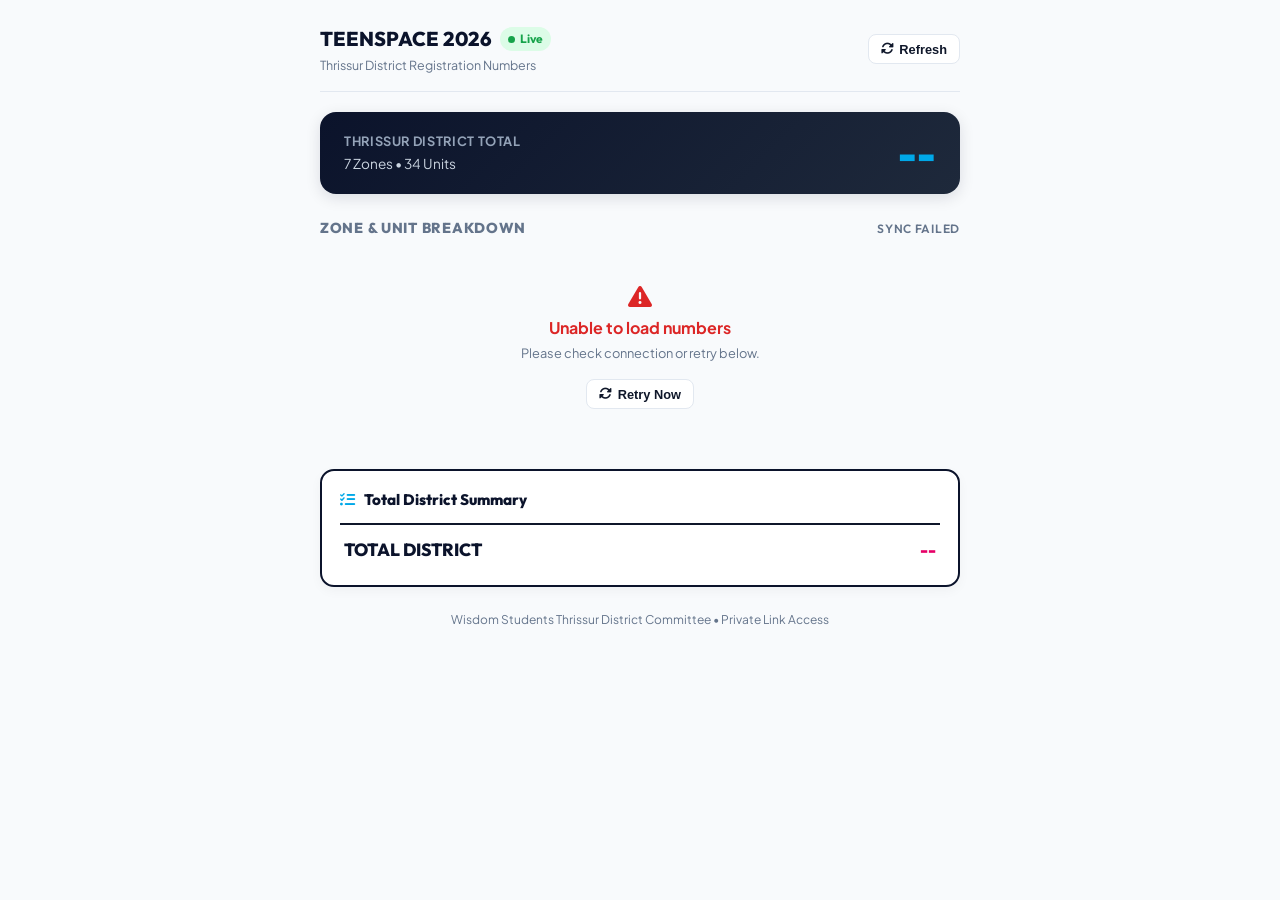
<file: status.html>
<!DOCTYPE html>
<html lang="en">
<head>
  <meta charset="UTF-8">
  <meta name="viewport" content="width=device-width, initial-scale=1.0">
  <title>Registration Numbers | TEENSPACE 2026</title>
  
  <!-- Private / Unlisted Page: Prevent search engine indexing -->
  <meta name="robots" content="noindex, nofollow, noarchive">
  <meta name="theme-color" content="#0B132B">

  <!-- Favicon -->
  <link rel="icon" type="image/png" href="assets/images/teenspace_app_icon_192.png">

  <!-- Fonts & Icons -->
  <link rel="preconnect" href="https://fonts.googleapis.com">
  <link rel="preconnect" href="https://fonts.gstatic.com" crossorigin>
  <link href="https://fonts.googleapis.com/css2?family=Outfit:wght@500;600;700;800&family=Plus+Jakarta+Sans:wght@400;500;600;700&display=swap" rel="stylesheet">
  <link rel="stylesheet" href="https://cdnjs.cloudflare.com/ajax/libs/font-awesome/6.4.0/css/all.min.css">

  <style>
    :root {
      --bg-page: #F8FAFC;
      --bg-card: #FFFFFF;
      --text-main: #0F172A;
      --text-muted: #64748B;
      --border-color: #E2E8F0;
      --cyan: #00A8E8;
      --magenta: #E60067;
      --dark-navy: #0B132B;
    }

    * {
      box-sizing: border-box;
      margin: 0;
      padding: 0;
    }

    body {
      font-family: 'Plus Jakarta Sans', -apple-system, BlinkMacSystemFont, sans-serif;
      background-color: var(--bg-page);
      color: var(--text-main);
      line-height: 1.5;
      padding: 1.5rem 1rem 3rem;
    }

    .container {
      max-width: 640px;
      margin: 0 auto;
    }

    /* Minimal Header */
    .header-bar {
      display: flex;
      justify-content: space-between;
      align-items: center;
      margin-bottom: 1.25rem;
      padding-bottom: 1rem;
      border-bottom: 1px solid var(--border-color);
    }

    .brand-title {
      font-family: 'Outfit', sans-serif;
      font-size: 1.25rem;
      font-weight: 800;
      color: var(--dark-navy);
      display: flex;
      align-items: center;
      gap: 0.5rem;
    }

    .live-indicator {
      display: inline-flex;
      align-items: center;
      gap: 5px;
      font-size: 0.75rem;
      font-weight: 700;
      color: #16A34A;
      background: #DCFCE7;
      padding: 3px 8px;
      border-radius: 9999px;
    }

    .live-dot {
      width: 7px;
      height: 7px;
      background: #16A34A;
      border-radius: 50%;
      animation: pulse 1.5s infinite;
    }

    @keyframes pulse {
      0%, 100% { opacity: 1; }
      50% { opacity: 0.3; }
    }

    /* Action Buttons */
    .btn-action {
      background: #FFFFFF;
      border: 1px solid var(--border-color);
      border-radius: 8px;
      padding: 0.4rem 0.75rem;
      font-size: 0.8rem;
      font-weight: 600;
      color: var(--text-main);
      cursor: pointer;
      display: inline-flex;
      align-items: center;
      gap: 0.35rem;
      transition: all 0.15s;
    }

    .btn-action:hover {
      background: #F1F5F9;
      border-color: #CBD5E1;
    }

    /* Minimal District Hero Card */
    .district-card {
      background: linear-gradient(135deg, #0B132B 0%, #1E293B 100%);
      color: #FFFFFF;
      border-radius: 16px;
      padding: 1.25rem 1.5rem;
      margin-bottom: 1.5rem;
      box-shadow: 0 4px 15px rgba(11, 19, 43, 0.12);
      display: flex;
      justify-content: space-between;
      align-items: center;
    }

    .district-label {
      font-size: 0.8rem;
      text-transform: uppercase;
      letter-spacing: 0.05em;
      color: #94A3B8;
      font-weight: 700;
      margin-bottom: 0.2rem;
    }

    .district-sub {
      font-size: 0.85rem;
      color: #CBD5E1;
    }

    .district-number {
      font-family: 'Outfit', sans-serif;
      font-size: 2.5rem;
      font-weight: 900;
      color: #00A8E8;
      line-height: 1;
    }

    /* Section Subhead */
    .section-title {
      font-family: 'Outfit', sans-serif;
      font-size: 0.9rem;
      font-weight: 800;
      text-transform: uppercase;
      letter-spacing: 0.05em;
      color: var(--text-muted);
      margin-bottom: 0.75rem;
      display: flex;
      align-items: center;
      justify-content: space-between;
    }

    /* Minimal Zone Card */
    .zone-block {
      background: var(--bg-card);
      border: 1px solid var(--border-color);
      border-radius: 14px;
      margin-bottom: 1rem;
      overflow: hidden;
      box-shadow: 0 2px 6px rgba(0,0,0,0.02);
    }

    .zone-head {
      padding: 0.85rem 1.15rem;
      background: #FFFFFF;
      display: flex;
      justify-content: space-between;
      align-items: center;
      border-bottom: 1px solid #F1F5F9;
    }

    .zone-name {
      font-family: 'Outfit', sans-serif;
      font-size: 1.05rem;
      font-weight: 800;
      color: var(--text-main);
      display: flex;
      align-items: center;
      gap: 0.5rem;
    }

    .zone-count-badge {
      font-family: 'Outfit', sans-serif;
      font-size: 1rem;
      font-weight: 800;
      background: #F0F9FF;
      color: var(--cyan);
      padding: 0.2rem 0.65rem;
      border-radius: 9999px;
      border: 1px solid rgba(0, 168, 232, 0.25);
    }

    /* Unit List inside Zone */
    .unit-list {
      list-style: none;
    }

    .unit-item {
      display: flex;
      justify-content: space-between;
      align-items: center;
      padding: 0.65rem 1.15rem;
      border-bottom: 1px solid #F8FAFC;
      font-size: 0.9rem;
    }

    .unit-item:last-child {
      border-bottom: none;
    }

    .unit-name {
      color: #334155;
      font-weight: 600;
    }

    .unit-count {
      font-family: 'Outfit', sans-serif;
      font-weight: 700;
      color: var(--text-main);
      font-size: 0.95rem;
      display: flex;
      align-items: center;
      gap: 0.4rem;
    }

    .unit-zero {
      color: #94A3B8;
      font-weight: 500;
    }

    /* Final District Consolidated Summary Block */
    .grand-summary-block {
      background: #FFFFFF;
      border: 2px solid var(--dark-navy);
      border-radius: 14px;
      padding: 1.15rem;
      margin-top: 1.75rem;
      box-shadow: 0 4px 12px rgba(0,0,0,0.04);
    }

    .grand-table {
      width: 100%;
      border-collapse: collapse;
      font-size: 0.9rem;
    }

    .grand-table td {
      padding: 0.5rem 0.25rem;
      border-bottom: 1px solid #F1F5F9;
    }

    .grand-table tr:last-child td {
      border-bottom: none;
    }

    .grand-total-row {
      border-top: 2px solid var(--text-main);
      font-family: 'Outfit', sans-serif;
      font-weight: 800;
      font-size: 1.1rem;
      color: var(--dark-navy);
    }

    .grand-total-row td {
      padding-top: 0.75rem;
      padding-bottom: 0.25rem;
    }

    .footer-note {
      text-align: center;
      font-size: 0.75rem;
      color: var(--text-muted);
      margin-top: 1.5rem;
    }

    /* Toast */
    #toast {
      position: fixed;
      bottom: 20px;
      left: 50%;
      transform: translateX(-50%) translateY(60px);
      background: #0B132B;
      color: #FFFFFF;
      padding: 0.6rem 1.2rem;
      border-radius: 8px;
      font-size: 0.85rem;
      font-weight: 600;
      opacity: 0;
      transition: all 0.25s ease;
      z-index: 1000;
      pointer-events: none;
    }

    #toast.show {
      transform: translateX(-50%) translateY(0);
      opacity: 1;
    }
  </style>
</head>
<body>

  <div class="container">
    
    <!-- MINIMAL HEADER -->
    <header class="header-bar">
      <div>
        <div class="brand-title">
          <span>TEENSPACE 2026</span>
          <span class="live-indicator"><span class="live-dot"></span> Live</span>
        </div>
        <div style="font-size: 0.78rem; color: var(--text-muted); margin-top: 2px;">
          Thrissur District Registration Numbers
        </div>
      </div>

      <div>
        <button class="btn-action" onclick="loadData(true)" title="Refresh Data">
          <i class="fas fa-sync-alt" id="refreshIcon"></i> <span>Refresh</span>
        </button>
      </div>
    </header>

    <!-- DISTRICT TOTAL OVERVIEW -->
    <div class="district-card">
      <div>
        <div class="district-label">Thrissur District Total</div>
        <div class="district-sub">7 Zones • 34 Units</div>
      </div>
      <div class="district-number" id="districtTotalDisplay">--</div>
    </div>

    <!-- ZONES AND UNITS SECTION -->
    <div class="section-title">
      <span>Zone & Unit Breakdown</span>
      <span style="font-size: 0.75rem; font-weight: 600;" id="lastUpdatedTime">Syncing...</span>
    </div>

    <!-- ZONE CARDS CONTAINER -->
    <div id="zonesContainer">
      <!-- Loading Placeholder -->
      <div style="text-align: center; padding: 2rem; color: var(--text-muted); font-size: 0.9rem;">
        <i class="fas fa-spinner fa-spin" style="font-size: 1.5rem; color: var(--cyan); margin-bottom: 0.5rem; display: block;"></i>
        Loading registration numbers...
      </div>
    </div>

    <!-- FINAL SECTION: DISTRICT CONSOLIDATED TOTAL -->
    <div class="grand-summary-block">
      <div style="font-family: 'Outfit', sans-serif; font-size: 0.95rem; font-weight: 800; color: var(--dark-navy); margin-bottom: 0.65rem;">
        <i class="fas fa-list-check" style="color: var(--cyan); margin-right: 0.35rem;"></i> Total District Summary
      </div>
      <table class="grand-table">
        <tbody id="summaryTableBody">
          <!-- Populated dynamically -->
        </tbody>
        <tfoot>
          <tr class="grand-total-row">
            <td>TOTAL DISTRICT</td>
            <td style="text-align: right; color: var(--magenta);" id="summaryGrandTotal">--</td>
          </tr>
        </tfoot>
      </table>
    </div>

    <!-- FOOTER NOTE -->
    <div class="footer-note">
      Wisdom Students Thrissur District Committee • Private Link Access
    </div>

  </div>

  <!-- TOAST NOTIFICATION -->
  <div id="toast">Copied to clipboard</div>

  <script>
    const SUPABASE_URL = "https://vnpiylttdjedglsggeea.supabase.co";
    const SUPABASE_ANON_KEY = "sb_publishable_DX7OM5MeL2cTveK0gybXfg_UFUL1Um1";

    const ORGANIZATIONAL_MAP = {
      'Chavakkad': ['Mannalamkunnu', 'Akalad', 'Thiruvathra', 'Edakazhiyoor'],
      'Pavaratty': ['Orumanayoor', 'Padoor', 'Venkidang', 'Pavaratty'],
      'Kunnamkulam': ['Chowallurpadi', 'Kechery', 'Paninthadam', 'Perumpilavu'],
      'Guruvayoor': ['Vadakkekad', 'Punnayurkulam', 'Kochannur', 'Pillakkad'],
      'Thrissur City': ['Poothole', 'Kallur', 'Vellanikkara', 'Ottupara', 'Attur', 'Cherpu', 'Thali'],
      'Kodungallur': ['Eriyad', 'Karupadanna', 'Kodakara', 'Mathilakam', 'Edavilangu'],
      'Kaipamangalam': ['Vadanappally', 'Peringottukara', 'Koorikuzhi', 'Chentrappinni Koprakalam', 'Valapad', 'Thriprayar', 'Chuloor']
    };

    const ZONES_ORDER = [
      'Chavakkad', 'Pavaratty', 'Kunnamkulam', 'Guruvayoor', 'Thrissur City', 'Kodungallur', 'Kaipamangalam'
    ];

    const UNIT_ALIASES = {
      'edavilang': 'edavilangu',
      'edavilangu': 'edavilangu',
      'chooloor': 'chuloor',
      'chuloor': 'chuloor',
      'punnayoorkulam': 'punnayurkulam',
      'koprakalam': 'chentrappinnikoprakalam',
      'koprakkalam': 'chentrappinnikoprakalam',
      'chentrappinnikoprakalam': 'chentrappinnikoprakalam',
      'chentrappinnikoprakkalam': 'chentrappinnikoprakalam',
      'chenthrappinnikoprakalam': 'chentrappinnikoprakalam',
      'chenthrappinnikoprakkalam': 'chentrappinnikoprakalam',
      'valappad': 'valapad',
      'edakkazhiyoor': 'edakazhiyoor',
      'vengidangu': 'venkidang',
      'pannithadam': 'paninthadam',
      'chowwalloorpadi': 'chowallurpadi',
      'perumpilavu': 'perumpilavu',
      'vellanikara': 'vellanikkara',
      'karupadanna': 'karupadanna'
    };

    function cleanStr(s) {
      let c = (s || '').trim().toLowerCase().replace(/ zone$/i, '').replace(/[^a-z0-9]/g, '');
      return UNIT_ALIASES[c] || c;
    }

    let registrations = [];

    function showToast(text) {
      const t = document.getElementById('toast');
      if (!t) return;
      t.textContent = text;
      t.classList.add('show');
      setTimeout(() => t.classList.remove('show'), 2000);
    }

    async function loadData(manual = false) {
      const icon = document.getElementById('refreshIcon');
      if (icon) icon.classList.add('fa-spin');

      try {
        const url = `${SUPABASE_URL}/rest/v1/registrations?select=reg_id,zone,unit&limit=5000`;
        const res = await fetch(url, {
          headers: {
            'apikey': SUPABASE_ANON_KEY,
            'Authorization': 'Bearer ' + SUPABASE_ANON_KEY
          }
        });

        if (!res.ok) {
          throw new Error('HTTP ' + res.status);
        }

        const data = await res.json();
        registrations = (data || []).filter(r => !r.reg_id || !r.reg_id.startsWith('SYS_'));

        const now = new Date();
        const timeStr = now.toLocaleTimeString('en-US', { hour: '2-digit', minute: '2-digit', hour12: true });
        const timeEl = document.getElementById('lastUpdatedTime');
        if (timeEl) timeEl.textContent = `Updated: ${timeStr}`;

        renderUI();
        if (manual) showToast('Data refreshed');
      } catch (err) {
        console.error('Failed to load registrations:', err);
        const container = document.getElementById('zonesContainer');
        if (container) {
          container.innerHTML = `
            <div style="text-align: center; padding: 2rem 1rem; color: #DC2626;">
              <i class="fas fa-exclamation-triangle" style="font-size: 1.5rem; margin-bottom: 0.5rem; display: block;"></i>
              <div style="font-weight: 700; margin-bottom: 0.25rem;">Unable to load numbers</div>
              <div style="font-size: 0.8rem; color: var(--text-muted); margin-bottom: 1rem;">Please check connection or retry below.</div>
              <button class="btn-action" onclick="loadData(true)">
                <i class="fas fa-sync-alt"></i> Retry Now
              </button>
            </div>
          `;
        }
        const timeEl = document.getElementById('lastUpdatedTime');
        if (timeEl) timeEl.textContent = 'Sync failed';
      } finally {
        if (icon) setTimeout(() => icon.classList.remove('fa-spin'), 500);
      }
    }

    function calculateStats() {
      const totalDistrict = registrations.length;

      const zoneStats = ZONES_ORDER.map(zoneName => {
        const zoneClean = cleanStr(zoneName);
        const units = ORGANIZATIONAL_MAP[zoneName] || [];

        const zoneRegs = registrations.filter(r => {
          const rz = cleanStr(r.zone);
          return rz === zoneClean ||
                 (zoneClean === 'thrissurcity' && (rz === 'thrissur' || rz === 'tsr')) ||
                 (zoneClean === 'kaipamangalam' && rz === 'kpm');
        });

        const unitList = units.map(uName => {
          const uClean = cleanStr(uName);
          const count = zoneRegs.filter(r => {
            const ru = cleanStr(r.unit);
            return ru === uClean || ru.includes(uClean) || uClean.includes(ru);
          }).length;

          return { name: uName, count };
        });

        const matchedTotal = unitList.reduce((acc, u) => acc + u.count, 0);
        const unassigned = Math.max(0, zoneRegs.length - matchedTotal);

        return {
          zone: zoneName,
          total: zoneRegs.length,
          units: unitList,
          unassigned
        };
      });

      return { totalDistrict, zoneStats };
    }

    function renderUI() {
      const { totalDistrict, zoneStats } = calculateStats();

      // District Total Card
      document.getElementById('districtTotalDisplay').textContent = totalDistrict;
      document.getElementById('summaryGrandTotal').textContent = totalDistrict;

      // Render Zone Blocks
      const container = document.getElementById('zonesContainer');
      container.innerHTML = zoneStats.map(z => {
        const unitsHtml = z.units.map(u => `
          <li class="unit-item">
            <span class="unit-name">${u.name}</span>
            <span class="unit-count ${u.count === 0 ? 'unit-zero' : ''}">${u.count}</span>
          </li>
        `).join('');

        const unassignedHtml = z.unassigned > 0 ? `
          <li class="unit-item" style="background:#F8FAFC; color:#64748B;">
            <span class="unit-name" style="font-style:italic;">Other / Direct</span>
            <span class="unit-count">${z.unassigned}</span>
          </li>
        ` : '';

        return `
          <div class="zone-block">
            <div class="zone-head">
              <div class="zone-name">
                <i class="fas fa-folder-open" style="color:var(--cyan); font-size:0.9rem;"></i>
                <span>${z.zone} Zone</span>
              </div>
              <div class="zone-count-badge">${z.total}</div>
            </div>
            <ul class="unit-list">
              ${unitsHtml}
              ${unassignedHtml}
            </ul>
          </div>
        `;
      }).join('');

      // Render Summary Table Rows
      const summaryTbody = document.getElementById('summaryTableBody');
      summaryTbody.innerHTML = zoneStats.map(z => `
        <tr>
          <td style="color:#334155; font-weight:600;">${z.zone} Zone</td>
          <td style="text-align:right; font-family:'Outfit',sans-serif; font-weight:700;">${z.total}</td>
        </tr>
      `).join('');
    }

    document.addEventListener('DOMContentLoaded', () => {
      loadData();
      setInterval(() => loadData(false), 45000);
    });
  </script>
</body>
</html>
</file>
<file: css/main.css>
/* TEENSPACE 2026 - MAIN DESIGN SYSTEM (WHITE / LIGHT THEME) */
@import url('https://fonts.googleapis.com/css2?family=Plus+Jakarta+Sans:wght@300;400;500;600;700;800&family=Outfit:wght@400;500;600;700;800;900&display=swap');

:root {
  /* Color Palette - Vibrant Teenspace Branding */
  --magenta: #E60067;
  --magenta-glow: rgba(230, 0, 103, 0.2);
  --magenta-light: #d8005f;
  --cyan: #00A8E8;
  --cyan-glow: rgba(0, 168, 232, 0.2);
  --cyan-light: #0093cb;
  
  /* White / Light Theme Backgrounds */
  --bg-main: #F8FAFC;
  --bg-secondary: #FFFFFF;
  --bg-card: #FFFFFF;
  --bg-card-hover: #F1F5F9;
  --bg-glass: rgba(255, 255, 255, 0.85);
  --bg-glass-nav: rgba(255, 255, 255, 0.95);

  /* Typography for Light Theme */
  --text-main: #0F172A;
  --text-muted: #475569;
  --text-dim: #64748B;
  
  /* Gradients */
  --grad-primary: linear-gradient(135deg, #E60067 0%, #00A8E8 100%);
  --grad-magenta: linear-gradient(135deg, #E60067 0%, #C40057 100%);
  --grad-cyan: linear-gradient(135deg, #00A8E8 0%, #0089BE 100%);
  --grad-card: linear-gradient(180deg, #FFFFFF 0%, #F8FAFC 100%);

  /* Borders & Shadows */
  --border-light: rgba(15, 23, 42, 0.08);
  --border-glow-magenta: rgba(230, 0, 103, 0.3);
  --border-glow-cyan: rgba(0, 168, 232, 0.3);
  --shadow-lg: 0 10px 30px -5px rgba(15, 23, 42, 0.08), 0 4px 6px -2px rgba(15, 23, 42, 0.03);
  --shadow-glow: 0 10px 30px rgba(230, 0, 103, 0.12);

  /* Fonts */
  --font-heading: 'Outfit', sans-serif;
  --font-body: 'Plus Jakarta Sans', sans-serif;

  /* Transitions */
  --transition-fast: 0.2s cubic-bezier(0.4, 0, 0.2, 1);
  --transition-normal: 0.3s cubic-bezier(0.4, 0, 0.2, 1);
}

/* Base Reset */
*, *::before, *::after {
  box-sizing: border-box;
  margin: 0;
  padding: 0;
}

html {
  scroll-behavior: smooth;
  font-size: 16px;
}

body {
  font-family: var(--font-body);
  background-color: var(--bg-main);
  color: var(--text-main);
  line-height: 1.6;
  overflow-x: hidden;
  min-height: 100vh;
}

/* Custom Scrollbar */
html {
  scrollbar-width: thin;
  scrollbar-color: #cbd5e1 transparent;
}

::-webkit-scrollbar {
  width: 8px;
  height: 8px;
}

::-webkit-scrollbar-track {
  background: transparent;
}

::-webkit-scrollbar-thumb {
  background: #cbd5e1;
  border-radius: 9999px;
}

::-webkit-scrollbar-thumb:hover {
  background: var(--magenta);
}

/* Helper to completely hide scrollbar while keeping scrolling functional */
.no-scrollbar,
.modal-content,
.modal-content * {
  scrollbar-width: none !important;
  -ms-overflow-style: none !important;
}

.no-scrollbar::-webkit-scrollbar,
.modal-content::-webkit-scrollbar,
.modal-content *::-webkit-scrollbar {
  display: none !important;
  width: 0 !important;
  height: 0 !important;
}

/* Utility Containers */
.container {
  width: 100%;
  max-width: 1240px;
  margin: 0 auto;
  padding: 0 1.5rem;
}

.section {
  padding: 6rem 0;
  position: relative;
}

.text-gradient {
  background: var(--grad-primary);
  -webkit-background-clip: text;
  -webkit-text-fill-color: transparent;
}

.text-magenta {
  color: var(--magenta);
}

.text-cyan {
  color: var(--cyan);
}

/* Section Header */
.section-header {
  text-align: center;
  max-width: 750px;
  margin: 0 auto 4rem auto;
}

.section-tag {
  display: inline-flex;
  align-items: center;
  gap: 0.5rem;
  padding: 0.35rem 1rem;
  border-radius: 50px;
  background: rgba(230, 0, 103, 0.08);
  border: 1px solid rgba(230, 0, 103, 0.25);
  color: var(--magenta);
  font-size: 0.85rem;
  font-weight: 700;
  letter-spacing: 1px;
  text-transform: uppercase;
  margin-bottom: 1rem;
}

.section-tag.cyan-tag {
  background: rgba(0, 168, 232, 0.08);
  border-color: rgba(0, 168, 232, 0.25);
  color: var(--cyan);
}

.section-title {
  font-family: var(--font-heading);
  font-size: 2.75rem;
  font-weight: 800;
  line-height: 1.2;
  margin-bottom: 1rem;
  color: var(--text-main);
}

.section-subtitle {
  color: var(--text-muted);
  font-size: 1.1rem;
}
</file>
<file: css/components.css>
/* TEENSPACE 2026 - COMPONENTS & LAYOUT STYLES (WHITE THEME) */

/* --- NAVBAR (TOP PROFESSIONAL ALIGNMENT) --- */
.navbar {
  position: fixed;
  top: 0;
  left: 0;
  right: 0;
  z-index: 1000;
  background: rgba(255, 255, 255, 0.92);
  backdrop-filter: blur(20px);
  -webkit-backdrop-filter: blur(20px);
  border-bottom: 1px solid rgba(15, 23, 42, 0.08);
  padding: 0.75rem 0;
  transition: var(--transition-normal);
  box-shadow: 0 4px 20px rgba(15, 23, 42, 0.03);
}

.navbar-container {
  display: flex;
  align-items: center;
  justify-content: space-between;
  gap: 2rem;
}

.brand-logo {
  display: inline-flex;
  align-items: center;
  gap: 0.65rem;
  text-decoration: none;
  user-select: none;
  white-space: nowrap;
}

.brand-logo-text {
  display: flex;
  flex-direction: column;
  align-items: flex-start;
  line-height: 1;
}

.brand-logo-main {
  font-family: var(--font-heading);
  font-size: 1.8rem;
  font-weight: 800;
  color: var(--text-main);
  letter-spacing: -0.5px;
  line-height: 1.1;
}

.brand-logo-sub {
  font-size: 0.55rem;
  font-weight: 800;
  color: var(--text-dim);
  letter-spacing: 0.6px;
  text-transform: uppercase;
  white-space: nowrap;
  margin-top: 0.15rem;
  line-height: 1;
}

.brand-logo-img {
  height: 40px;
  width: auto;
  object-fit: contain;
  mix-blend-mode: multiply;
  display: block;
  transform: translateY(-1px);
}

.brand-text-pink {
  color: var(--magenta);
}

.brand-text-cyan {
  color: var(--cyan);
}

.nav-links {
  display: flex;
  align-items: center;
  gap: 1.75rem;
  list-style: none;
  margin: 0;
  padding: 0;
}

.nav-link {
  color: var(--text-muted);
  text-decoration: none;
  font-weight: 600;
  font-size: 0.95rem;
  transition: var(--transition-fast);
  position: relative;
  padding: 0.5rem 0;
  display: inline-block;
  white-space: nowrap;
}

.nav-link:hover, .nav-link.active {
  color: var(--magenta);
}

.nav-link::after {
  content: '';
  position: absolute;
  bottom: 0;
  left: 0;
  width: 0;
  height: 2px;
  background: var(--grad-primary);
  transition: var(--transition-fast);
  border-radius: 2px;
}

.nav-link:hover::after, .nav-link.active::after {
  width: 100%;
}

.nav-actions {
  display: flex;
  align-items: center;
  gap: 0.85rem;
}

/* BUTTONS */
.btn {
  display: inline-flex;
  align-items: center;
  justify-content: center;
  gap: 0.6rem;
  padding: 0.75rem 1.6rem;
  border-radius: 12px;
  font-family: var(--font-body);
  font-weight: 700;
  font-size: 0.95rem;
  text-decoration: none;
  cursor: pointer;
  border: none;
  transition: var(--transition-fast);
  position: relative;
  overflow: hidden;
}

.btn-primary {
  background: var(--grad-primary);
  color: #FFFFFF;
  box-shadow: 0 4px 15px rgba(230, 0, 103, 0.3);
}

.btn-primary:hover {
  transform: translateY(-2px);
  box-shadow: 0 8px 25px rgba(230, 0, 103, 0.45);
}

.btn-cyan {
  background: var(--grad-cyan);
  color: #FFFFFF;
  box-shadow: 0 4px 15px rgba(0, 168, 232, 0.3);
}

.btn-cyan:hover {
  transform: translateY(-2px);
  box-shadow: 0 8px 25px rgba(0, 168, 232, 0.45);
}

.btn-outline {
  background: #FFFFFF;
  color: var(--text-main);
  border: 1px solid var(--border-light);
  box-shadow: 0 2px 8px rgba(15, 23, 42, 0.04);
}

.btn-outline:hover {
  border-color: var(--magenta);
  background: rgba(230, 0, 103, 0.05);
  color: var(--magenta);
}

.btn-whatsapp {
  background: #25D366;
  color: #FFFFFF;
  box-shadow: 0 4px 15px rgba(37, 211, 102, 0.3);
}

.btn-whatsapp:hover {
  transform: translateY(-2px);
  background: #20ba5a;
  box-shadow: 0 8px 25px rgba(37, 211, 102, 0.45);
}

/* Mobile Toggle */
.mobile-toggle {
  display: none;
  background: none;
  border: none;
  color: var(--text-main);
  font-size: 1.5rem;
  cursor: pointer;
}

/* --- HERO SECTION (LIGHT THEME) --- */
.hero {
  padding-top: 8rem;
  padding-bottom: 5rem;
  background: radial-gradient(circle at 50% 10%, rgba(230, 0, 103, 0.06) 0%, rgba(0, 168, 232, 0.06) 40%, rgba(248, 250, 252, 1) 75%);
  position: relative;
}

.hero-grid {
  display: grid;
  grid-template-columns: 1fr 1fr;
  gap: 3rem;
  align-items: center;
}

.hero-badge-container {
  display: flex;
  flex-wrap: wrap;
  gap: 0.75rem;
  margin-bottom: 1.5rem;
}

.hero-badge {
  display: inline-flex;
  align-items: center;
  gap: 0.5rem;
  padding: 0.45rem 1.2rem;
  border-radius: 50px;
  font-size: 0.85rem;
  font-weight: 700;
}

.badge-organizer {
  background: #FFFFFF;
  border: 1px solid var(--border-light);
  color: var(--text-main);
  box-shadow: 0 2px 8px rgba(15, 23, 42, 0.04);
}

.badge-target {
  background: rgba(0, 168, 232, 0.1);
  border: 1px solid rgba(0, 168, 232, 0.3);
  color: var(--cyan-light);
}

.hero-title {
  font-family: var(--font-heading);
  font-size: 3.5rem;
  font-weight: 900;
  line-height: 1.1;
  margin-bottom: 1.25rem;
  letter-spacing: -1px;
  color: var(--text-main);
}

.hero-subtitle {
  font-size: 1.15rem;
  color: var(--text-muted);
  margin-bottom: 2rem;
  max-width: 540px;
}

.hero-meta-list {
  display: flex;
  flex-direction: column;
  gap: 1rem;
  margin-bottom: 2.5rem;
}

.hero-meta-item {
  display: flex;
  align-items: center;
  gap: 0.8rem;
  color: var(--text-main);
  font-weight: 600;
  font-size: 1.05rem;
}

.hero-meta-icon {
  width: 42px;
  height: 42px;
  border-radius: 10px;
  background: rgba(230, 0, 103, 0.1);
  border: 1px solid rgba(230, 0, 103, 0.25);
  display: flex;
  align-items: center;
  justify-content: center;
  color: var(--magenta);
  font-size: 1.2rem;
  flex-shrink: 0;
}

.hero-meta-icon.cyan-icon {
  background: rgba(0, 168, 232, 0.1);
  border-color: rgba(0, 168, 232, 0.25);
  color: var(--cyan);
}

.hero-cta-group {
  display: flex;
  align-items: center;
  gap: 1rem;
  flex-wrap: wrap;
}

/* Hero Visual & Countdown Card */
.hero-visual {
  position: relative;
}

.visual-card-glass {
  background: #FFFFFF;
  border: 1px solid var(--border-light);
  border-radius: 24px;
  padding: 2.25rem;
  box-shadow: 0 20px 40px -10px rgba(15, 23, 42, 0.08), 0 0 25px rgba(230, 0, 103, 0.08);
  position: relative;
  overflow: hidden;
}

.visual-card-glass::before {
  content: '';
  position: absolute;
  top: 0;
  left: 0;
  right: 0;
  height: 4px;
  background: var(--grad-primary);
}

.countdown-title {
  text-align: center;
  font-family: var(--font-heading);
  font-size: 1.1rem;
  font-weight: 700;
  text-transform: uppercase;
  letter-spacing: 1px;
  margin-bottom: 1.5rem;
  color: var(--text-muted);
}

.countdown-grid {
  display: grid;
  grid-template-columns: repeat(4, 1fr);
  gap: 1rem;
  text-align: center;
}

.countdown-box {
  background: #F8FAFC;
  border: 1px solid rgba(15, 23, 42, 0.08);
  padding: 1.25rem 0.5rem;
  border-radius: 16px;
  transition: var(--transition-fast);
}

.countdown-box:hover {
  border-color: var(--magenta);
  transform: translateY(-2px);
  box-shadow: 0 4px 12px rgba(230, 0, 103, 0.15);
}

.countdown-val {
  font-family: var(--font-heading);
  font-size: 2.5rem;
  font-weight: 800;
  line-height: 1;
  color: var(--magenta);
  background: var(--grad-primary);
  -webkit-background-clip: text;
  -webkit-text-fill-color: transparent;
}

.countdown-label {
  font-size: 0.75rem;
  font-weight: 700;
  text-transform: uppercase;
  color: var(--text-dim);
  margin-top: 0.5rem;
}

.hero-banner-image-wrap {
  margin-top: 2rem;
  border-radius: 16px;
  overflow: hidden;
  border: 1px solid var(--border-light);
  box-shadow: 0 4px 15px rgba(15, 23, 42, 0.05);
}

.hero-banner-image-wrap img {
  width: 100%;
  height: auto;
  display: block;
}

/* --- FEATURE CARDS & PILLARS (WHITE THEME) --- */
.features-grid {
  display: grid;
  grid-template-columns: repeat(auto-fit, minmax(320px, 1fr));
  gap: 2rem;
}

.feature-card {
  background: #FFFFFF;
  border: 1px solid var(--border-light);
  border-radius: 20px;
  padding: 2rem;
  transition: var(--transition-normal);
  position: relative;
  overflow: hidden;
  display: flex;
  flex-direction: column;
  box-shadow: 0 10px 30px -10px rgba(15, 23, 42, 0.05);
}

.feature-card::before {
  content: '';
  position: absolute;
  top: 0;
  left: 0;
  width: 100%;
  height: 4px;
  background: var(--grad-primary);
  opacity: 0;
  transition: var(--transition-normal);
}

.feature-card:hover {
  transform: translateY(-5px);
  border-color: var(--border-glow-magenta);
  box-shadow: 0 20px 35px -10px rgba(15, 23, 42, 0.1), 0 0 20px rgba(230, 0, 103, 0.1);
}

.feature-card:hover::before {
  opacity: 1;
}

.feature-icon-box {
  width: 60px;
  height: 60px;
  border-radius: 16px;
  background: rgba(230, 0, 103, 0.08);
  border: 1px solid rgba(230, 0, 103, 0.2);
  display: flex;
  align-items: center;
  justify-content: center;
  font-size: 1.8rem;
  color: var(--magenta);
  margin-bottom: 1.5rem;
}

.feature-card.cyan-card .feature-icon-box {
  background: rgba(0, 168, 232, 0.08);
  border-color: rgba(0, 168, 232, 0.2);
  color: var(--cyan);
}

.feature-title {
  font-family: var(--font-heading);
  font-size: 1.4rem;
  font-weight: 700;
  margin-bottom: 0.75rem;
  color: var(--text-main);
}

.feature-desc {
  color: var(--text-muted);
  font-size: 0.98rem;
  line-height: 1.6;
}

/* --- SCHEDULE TIMELINE (WHITE THEME) --- */
.timeline {
  max-width: 850px;
  margin: 0 auto;
  position: relative;
}

.timeline::before {
  content: '';
  position: absolute;
  top: 0;
  bottom: 0;
  left: 120px;
  width: 3px;
  background: linear-gradient(180deg, var(--magenta) 0%, var(--cyan) 100%);
  border-radius: 3px;
}

.timeline-item {
  display: flex;
  gap: 2.5rem;
  margin-bottom: 2.5rem;
  position: relative;
}

.timeline-time {
  width: 100px;
  text-align: right;
  font-family: var(--font-heading);
  font-weight: 800;
  font-size: 1.1rem;
  color: var(--cyan);
  padding-top: 0.5rem;
  flex-shrink: 0;
}

.timeline-dot {
  width: 16px;
  height: 16px;
  border-radius: 50%;
  background: var(--magenta);
  border: 4px solid #FFFFFF;
  box-shadow: 0 0 0 3px rgba(230, 0, 103, 0.3);
  position: absolute;
  left: 113px;
  top: 10px;
  z-index: 2;
}

.timeline-content {
  flex-grow: 1;
  background: #FFFFFF;
  border: 1px solid var(--border-light);
  border-radius: 16px;
  padding: 1.5rem;
  transition: var(--transition-fast);
  box-shadow: 0 4px 15px rgba(15, 23, 42, 0.04);
}

.timeline-content:hover {
  border-color: var(--cyan);
  transform: translateX(5px);
  box-shadow: 0 8px 25px rgba(0, 168, 232, 0.12);
}

.timeline-tag {
  display: inline-block;
  padding: 0.2rem 0.6rem;
  border-radius: 6px;
  font-size: 0.75rem;
  font-weight: 700;
  text-transform: uppercase;
  background: rgba(0, 168, 232, 0.1);
  color: var(--cyan);
  margin-bottom: 0.5rem;
}

.timeline-title {
  font-family: var(--font-heading);
  font-size: 1.25rem;
  font-weight: 700;
  margin-bottom: 0.4rem;
  color: var(--text-main);
}

.timeline-speaker {
  font-size: 0.9rem;
  color: var(--text-dim);
}

/* --- MEDIA & NEWS HUB (WHITE THEME) --- */
.media-tabs {
  display: flex;
  justify-content: center;
  gap: 1rem;
  margin-bottom: 3rem;
}

.tab-btn {
  padding: 0.65rem 1.6rem;
  border-radius: 50px;
  background: #FFFFFF;
  border: 1px solid var(--border-light);
  color: var(--text-muted);
  font-family: var(--font-body);
  font-weight: 600;
  cursor: pointer;
  transition: var(--transition-fast);
  box-shadow: 0 2px 6px rgba(15, 23, 42, 0.04);
}

.tab-btn:hover, .tab-btn.active {
  background: var(--grad-primary);
  border-color: transparent;
  color: #FFFFFF;
  box-shadow: 0 4px 15px rgba(230, 0, 103, 0.3);
}

.media-grid {
  display: grid;
  grid-template-columns: repeat(auto-fill, minmax(320px, 1fr));
  gap: 2rem;
}

.news-card {
  background: #FFFFFF;
  border: 1px solid var(--border-light);
  border-radius: 20px;
  overflow: hidden;
  transition: var(--transition-normal);
  display: flex;
  flex-direction: column;
  box-shadow: 0 10px 30px -10px rgba(15, 23, 42, 0.05);
}

.news-card:hover {
  transform: translateY(-5px);
  border-color: var(--border-glow-cyan);
  box-shadow: 0 15px 35px -10px rgba(15, 23, 42, 0.1);
}

.news-img {
  height: 200px;
  width: 100%;
  object-fit: cover;
  background: #f1f5f9;
  display: flex;
  align-items: center;
  justify-content: center;
  position: relative;
}

.news-badge {
  position: absolute;
  top: 1rem;
  left: 1rem;
  padding: 0.3rem 0.8rem;
  border-radius: 50px;
  font-size: 0.75rem;
  font-weight: 700;
  background: rgba(255, 255, 255, 0.95);
  backdrop-filter: blur(8px);
  color: var(--cyan);
  border: 1px solid rgba(0, 168, 232, 0.3);
  box-shadow: 0 2px 8px rgba(0, 0, 0, 0.1);
}

.news-body {
  padding: 1.5rem;
  display: flex;
  flex-direction: column;
  flex-grow: 1;
}

.news-date {
  font-size: 0.85rem;
  color: var(--text-dim);
  margin-bottom: 0.5rem;
}

.news-title {
  font-family: var(--font-heading);
  font-size: 1.2rem;
  font-weight: 700;
  line-height: 1.4;
  margin-bottom: 0.75rem;
  color: var(--text-main);
}

.news-excerpt {
  font-size: 0.9rem;
  color: var(--text-muted);
  margin-bottom: 1.25rem;
  flex-grow: 1;
}

/* --- REGISTRATION MODAL & FORM (WHITE THEME) --- */
.modal-overlay {
  position: fixed;
  top: 0;
  left: 0;
  right: 0;
  bottom: 0;
  background: rgba(15, 23, 42, 0.65);
  backdrop-filter: blur(8px);
  -webkit-backdrop-filter: blur(8px);
  z-index: 2000;
  display: flex;
  align-items: center;
  justify-content: center;
  padding: 1.5rem;
  opacity: 0;
  visibility: hidden;
  overscroll-behavior: contain;
  transition: var(--transition-normal);
}

.modal-overlay.active {
  opacity: 1;
  visibility: visible;
}

.modal-content {
  background: #FFFFFF;
  border: 1px solid var(--border-light);
  border-radius: 24px;
  width: 100%;
  max-width: 600px;
  max-height: 90vh;
  overflow-y: auto;
  padding: 2.5rem;
  box-shadow: 0 25px 50px -12px rgba(15, 23, 42, 0.25);
  position: relative;
  transform: scale(0.9);
  transition: var(--transition-normal);

  /* Modern, seamless scroll experience - no clunky browser scrollbars */
  scrollbar-width: none;
  -ms-overflow-style: none;
  -webkit-overflow-scrolling: touch;
  overscroll-behavior: contain;
  scroll-behavior: smooth;
}

.modal-content::-webkit-scrollbar {
  display: none !important;
  width: 0 !important;
  height: 0 !important;
}

.modal-overlay.active .modal-content {
  transform: scale(1);
}

.modal-close {
  position: absolute;
  top: 1.25rem;
  right: 1.25rem;
  background: #F1F5F9;
  border: 1px solid var(--border-light);
  color: var(--text-muted);
  width: 40px;
  height: 40px;
  border-radius: 50%;
  display: flex;
  align-items: center;
  justify-content: center;
  cursor: pointer;
  font-size: 1.25rem;
  z-index: 10;
  box-shadow: 0 4px 12px rgba(0, 0, 0, 0.08);
  transition: var(--transition-fast);
}

.modal-close:hover {
  color: #FFFFFF;
  background: var(--magenta);
  box-shadow: 0 6px 16px rgba(230, 0, 103, 0.3);
}

.form-group {
  margin-bottom: 1.5rem;
}

.form-label {
  display: block;
  font-size: 0.9rem;
  font-weight: 700;
  margin-bottom: 0.5rem;
  color: var(--text-main);
}

.form-input, .form-select {
  width: 100%;
  padding: 0.85rem 1.2rem;
  border-radius: 12px;
  background: #F8FAFC;
  border: 1px solid rgba(15, 23, 42, 0.15);
  color: var(--text-main);
  font-family: var(--font-body);
  font-size: 0.95rem;
  outline: none;
  transition: var(--transition-fast);
}

.form-input:focus, .form-select:focus {
  background: #FFFFFF;
  border-color: var(--magenta);
  box-shadow: 0 0 0 3px rgba(230, 0, 103, 0.15);
}

.form-select option {
  background: #FFFFFF;
  color: var(--text-main);
}

.form-row {
  display: grid;
  grid-template-columns: 1fr 1fr;
  gap: 1rem;
}

/* DIGITAL TICKET / ENTRY PASS (WHITE THEME CLEAN CARD) */
.ticket-card {
  background: #FFFFFF;
  border: 2px dashed var(--magenta);
  border-radius: 20px;
  padding: 2rem;
  position: relative;
  overflow: hidden;
  margin-top: 1.5rem;
  text-align: center;
  box-shadow: 0 10px 25px rgba(230, 0, 103, 0.1);
}

.ticket-header {
  border-bottom: 1px solid var(--border-light);
  padding-bottom: 1rem;
  margin-bottom: 1.5rem;
}

.ticket-logo {
  font-family: var(--font-heading);
  font-size: 1.5rem;
  font-weight: 900;
  color: var(--text-main);
}

.ticket-grid {
  display: grid;
  grid-template-columns: 1fr 1fr;
  gap: 1rem;
  text-align: left;
  margin-bottom: 1.5rem;
}

.ticket-field-label {
  font-size: 0.75rem;
  color: var(--text-dim);
  text-transform: uppercase;
  font-weight: 700;
}

.ticket-field-val {
  font-size: 1rem;
  font-weight: 700;
  color: var(--text-main);
}

.ticket-qr {
  width: 100px;
  height: 100px;
  margin: 0 auto 1rem auto;
  background: #FFFFFF;
  padding: 6px;
  border-radius: 12px;
  border: 1px solid var(--border-light);
}

/* FLOATING ACTION BUTTONS */
.floating-actions {
  position: fixed;
  bottom: 2rem;
  right: 2rem;
  z-index: 900;
  display: flex;
  flex-direction: column;
  gap: 0.8rem;
}

.fab-btn {
  width: 56px;
  height: 56px;
  border-radius: 50%;
  display: flex;
  align-items: center;
  justify-content: center;
  color: #FFFFFF;
  font-size: 1.5rem;
  text-decoration: none;
  box-shadow: 0 8px 25px rgba(15, 23, 42, 0.2);
  transition: var(--transition-fast);
}

.fab-btn:hover {
  transform: scale(1.1);
}

.fab-whatsapp {
  background: #25D366;
}

.fab-call {
  background: var(--magenta);
}

/* FOOTER (WHITE THEME) */
.footer {
  background: #FFFFFF;
  border-top: 1px solid var(--border-light);
  padding: 4rem 0 2rem 0;
}

.footer-grid {
  display: grid;
  grid-template-columns: 2fr 1fr 1fr 1.5fr;
  gap: 3rem;
  margin-bottom: 3rem;
}

.footer-brand p {
  color: var(--text-muted);
  margin-top: 1rem;
  font-size: 0.95rem;
}

.footer-title {
  font-family: var(--font-heading);
  font-size: 1.1rem;
  font-weight: 700;
  margin-bottom: 1.25rem;
  color: var(--text-main);
}

.footer-links {
  list-style: none;
  display: flex;
  flex-direction: column;
  gap: 0.75rem;
}

.footer-links a {
  color: var(--text-muted);
  text-decoration: none;
  font-size: 0.9rem;
  transition: var(--transition-fast);
}

.footer-links a:hover {
  color: var(--magenta);
}

.footer-contact-item {
  display: flex;
  align-items: flex-start;
  gap: 0.75rem;
  color: var(--text-muted);
  font-size: 0.9rem;
  margin-bottom: 0.8rem;
}

.footer-bottom {
  border-top: 1px solid var(--border-light);
  padding-top: 2rem;
  text-align: center;
  color: var(--text-dim);
  font-size: 0.85rem;
}

/* --- PREMIUM APP OPENING SPLASH SCREEN --- */
.app-splash-screen {
  position: fixed;
  top: 0;
  left: 0;
  width: 100vw;
  height: 100vh;
  background: #FFFFFF;
  background: radial-gradient(circle at 50% 40%, rgba(230, 0, 103, 0.06) 0%, rgba(0, 168, 232, 0.05) 45%, #FFFFFF 85%);
  z-index: 99999;
  display: flex;
  align-items: center;
  justify-content: center;
  flex-direction: column;
  transition: opacity 0.4s cubic-bezier(0.16, 1, 0.3, 1), transform 0.4s cubic-bezier(0.16, 1, 0.3, 1), visibility 0.4s;
  overflow: hidden;
  animation: autoDismissSplash 0.5s ease 1.6s forwards; /* Failsafe: auto dismisses in 1.6s even if JS fails */
}

@keyframes autoDismissSplash {
  to {
    opacity: 0;
    visibility: hidden;
    pointer-events: none;
  }
}

.app-splash-screen.hide-splash {
  opacity: 0 !important;
  transform: scale(1.03) !important;
  pointer-events: none !important;
  visibility: hidden !important;
}

.splash-content {
  display: flex;
  flex-direction: column;
  align-items: center;
  text-align: center;
  padding: 2rem;
  animation: splashPulse 0.8s ease-out forwards;
}

.splash-logo-wrap {
  width: 96px;
  height: 96px;
  border-radius: 24px;
  background: #FFFFFF;
  border: 1px solid rgba(15, 23, 42, 0.08);
  display: flex;
  align-items: center;
  justify-content: center;
  box-shadow: 0 15px 35px rgba(15, 23, 42, 0.08), 0 0 25px rgba(230, 0, 103, 0.12);
  margin-bottom: 1.25rem;
  animation: logoFloat 1.8s ease-in-out infinite alternate;
}

.splash-logo-img {
  width: 76px;
  height: 76px;
  object-fit: contain;
  border-radius: 16px;
}

.splash-title {
  font-family: var(--font-heading);
  font-size: 2.4rem;
  font-weight: 800;
  color: #0F172A;
  letter-spacing: -0.5px;
  margin-bottom: 0.25rem;
}

.splash-subtag {
  font-size: 0.65rem;
  font-weight: 800;
  color: #64748B;
  letter-spacing: 1.5px;
  text-transform: uppercase;
  margin-bottom: 1.75rem;
}

.splash-loader-bar {
  width: 140px;
  height: 4px;
  background: rgba(15, 23, 42, 0.08);
  border-radius: 10px;
  overflow: hidden;
  position: relative;
}

.splash-loader-progress {
  width: 0%;
  height: 100%;
  background: linear-gradient(90deg, #E60067, #00A8E8);
  border-radius: 10px;
  box-shadow: 0 0 10px rgba(230, 0, 103, 0.6);
  animation: splashFillProgress 0.65s cubic-bezier(0.65, 0, 0.35, 1) forwards;
}

@keyframes splashFillProgress {
  0% { width: 0%; }
  60% { width: 80%; }
  100% { width: 100%; }
}

@keyframes logoFloat {
  0% { transform: translateY(0px) scale(1); }
  100% { transform: translateY(-5px) scale(1.02); }
}

@keyframes splashPulse {
  0% { opacity: 0; transform: scale(0.95); }
  100% { opacity: 1; transform: scale(1); }
}

/* --- FACULTY & PROGRAM SCHEDULE STYLES --- */
.faculty-grid {
  display: grid;
  grid-template-columns: repeat(auto-fit, minmax(280px, 1fr));
  gap: 1.75rem;
  margin-top: 2.5rem;
}

.faculty-card {
  background: #FFFFFF;
  border-radius: 20px;
  padding: 2rem 1.5rem;
  border: 1px solid var(--border-light);
  box-shadow: 0 10px 30px rgba(15, 23, 42, 0.05);
  position: relative;
  overflow: hidden;
  transition: all 0.3s cubic-bezier(0.16, 1, 0.3, 1);
  display: flex;
  flex-direction: column;
  align-items: center;
  text-align: center;
}

.faculty-card::before {
  content: '';
  position: absolute;
  top: 0;
  left: 0;
  width: 100%;
  height: 4px;
  background: linear-gradient(90deg, var(--magenta), var(--cyan));
  opacity: 0.85;
}

.faculty-card:hover {
  transform: translateY(-6px);
  box-shadow: 0 18px 40px rgba(230, 0, 103, 0.12), 0 0 25px rgba(0, 168, 232, 0.08);
  border-color: rgba(230, 0, 103, 0.25);
}

.faculty-avatar-wrap {
  position: relative;
  margin-bottom: 1.25rem;
}

.faculty-avatar {
  width: 84px;
  height: 84px;
  border-radius: 50%;
  background: linear-gradient(135deg, rgba(230, 0, 103, 0.12), rgba(0, 168, 232, 0.12));
  border: 2px solid #FFFFFF;
  box-shadow: 0 8px 20px rgba(0, 0, 0, 0.08);
  display: flex;
  align-items: center;
  justify-content: center;
  font-size: 2rem;
  color: var(--magenta);
}

.faculty-badge-check {
  position: absolute;
  bottom: 2px;
  right: 2px;
  width: 26px;
  height: 26px;
  border-radius: 50%;
  background: #10B981;
  color: #FFFFFF;
  display: flex;
  align-items: center;
  justify-content: center;
  font-size: 0.75rem;
  border: 2px solid #FFFFFF;
}

.faculty-name {
  font-family: var(--font-heading);
  font-size: 1.35rem;
  font-weight: 800;
  color: var(--text-main);
  margin-bottom: 0.35rem;
  line-height: 1.2;
}

.faculty-role {
  display: inline-block;
  padding: 0.25rem 0.75rem;
  border-radius: 50px;
  background: rgba(230, 0, 103, 0.08);
  color: var(--magenta);
  font-size: 0.75rem;
  font-weight: 700;
  text-transform: uppercase;
  letter-spacing: 0.5px;
  margin-bottom: 1rem;
}

.faculty-topic-box {
  width: 100%;
  background: #F8FAFC;
  border: 1px solid rgba(15, 23, 42, 0.06);
  border-radius: 12px;
  padding: 0.85rem 1rem;
  margin-top: auto;
  text-align: left;
}

.faculty-topic-label {
  font-size: 0.7rem;
  font-weight: 800;
  color: var(--cyan);
  text-transform: uppercase;
  letter-spacing: 1px;
  margin-bottom: 0.25rem;
  display: flex;
  align-items: center;
  gap: 0.35rem;
}

.faculty-topic-title {
  font-size: 0.88rem;
  font-weight: 700;
  color: var(--text-main);
  line-height: 1.35;
}

/* Timeline Layout */
.schedule-timeline {
  position: relative;
  max-width: 850px;
  margin: 3rem auto 0 auto;
  padding-left: 2rem;
}

.schedule-timeline::before {
  content: '';
  position: absolute;
  top: 10px;
  bottom: 10px;
  left: 7px;
  width: 3px;
  background: linear-gradient(180deg, var(--magenta), var(--cyan), #10B981);
  border-radius: 3px;
}

.timeline-item {
  position: relative;
  margin-bottom: 2rem;
}

.timeline-dot {
  position: absolute;
  left: -2rem;
  top: 18px;
  width: 17px;
  height: 17px;
  border-radius: 50%;
  background: #FFFFFF;
  border: 4px solid var(--magenta);
  box-shadow: 0 0 10px rgba(230, 0, 103, 0.4);
  transform: translateX(-50%);
  z-index: 2;
}

.timeline-dot.cyan-dot {
  border-color: var(--cyan);
  box-shadow: 0 0 10px rgba(0, 168, 232, 0.4);
}

.timeline-dot.green-dot {
  border-color: #10B981;
  box-shadow: 0 0 10px rgba(16, 185, 129, 0.4);
}

.timeline-card {
  background: #FFFFFF;
  border-radius: 18px;
  padding: 1.5rem 1.75rem;
  border: 1px solid var(--border-light);
  box-shadow: 0 6px 20px rgba(15, 23, 42, 0.04);
  transition: all 0.25s ease;
}

.timeline-card:hover {
  transform: translateX(4px);
  box-shadow: 0 10px 25px rgba(15, 23, 42, 0.08);
}

.timeline-header {
  display: flex;
  align-items: center;
  justify-content: space-between;
  gap: 1rem;
  flex-wrap: wrap;
  margin-bottom: 0.65rem;
}

.time-pill {
  display: inline-flex;
  align-items: center;
  gap: 0.4rem;
  background: rgba(15, 23, 42, 0.06);
  color: var(--text-main);
  font-size: 0.8rem;
  font-weight: 800;
  padding: 0.35rem 0.85rem;
  border-radius: 50px;
}

.timeline-session-title {
  font-family: var(--font-heading);
  font-size: 1.25rem;
  font-weight: 800;
  color: var(--text-main);
  margin-bottom: 0.4rem;
}

.timeline-speaker-tag {
  display: inline-flex;
  align-items: center;
  gap: 0.4rem;
  font-size: 0.9rem;
  font-weight: 700;
  color: var(--magenta);
  background: rgba(230, 0, 103, 0.06);
  padding: 0.3rem 0.75rem;
  border-radius: 8px;
  margin-top: 0.4rem;
}
</file>
<file: css/responsive.css>
/* TEENSPACE 2026 - RESPONSIVE STYLES */

.mobile-only {
  display: none !important;
}

@media (max-width: 1024px) {
  .hero-grid {
    grid-template-columns: 1fr;
    gap: 3rem;
  }
  
  .hero-title {
    font-size: 2.8rem;
  }

  .footer-grid {
    grid-template-columns: 1fr 1fr;
    gap: 2.5rem;
  }
}

@media (max-width: 768px) {
  .mobile-only {
    display: block !important;
  }

  .nav-links {
    position: fixed;
    top: 70px;
    left: 0;
    right: 0;
    background: var(--bg-secondary);
    border-bottom: 1px solid var(--border-light);
    flex-direction: column;
    padding: 2rem;
    gap: 1.5rem;
    display: none;
    box-shadow: var(--shadow-lg);
  }

  .nav-links.active {
    display: flex;
  }

  .mobile-toggle {
    display: block;
  }

  .nav-actions {
    display: none;
  }

  .hero-title {
    font-size: 2.2rem;
  }

  .section-title {
    font-size: 2rem;
  }

  .countdown-grid {
    grid-template-columns: repeat(2, 1fr);
  }

  .timeline::before {
    left: 20px;
  }

  .timeline-item {
    flex-direction: column;
    gap: 0.5rem;
    padding-left: 45px;
  }

  .timeline-time {
    width: auto;
    text-align: left;
  }

  .timeline-dot {
    left: 13px;
    top: 5px;
  }

  .form-row {
    grid-template-columns: 1fr;
  }

  .footer-grid {
    grid-template-columns: 1fr;
  }

  .ticket-grid {
    grid-template-columns: 1fr;
  }

  /* Mobile Modals: sleek, spacious, scrollbar-free form */
  .modal-overlay {
    padding: 0.85rem 0.65rem !important;
  }

  .modal-content {
    padding: 1.6rem 1.15rem 1.4rem !important;
    border-radius: 20px !important;
    max-height: 92vh !important;
  }

  .modal-close {
    top: 0.85rem !important;
    right: 0.85rem !important;
    width: 36px !important;
    height: 36px !important;
    font-size: 1.1rem !important;
  }

  /* Iframe heights optimized for mobile aspect ratios (excluding the hero countdown background video) */
  iframe[src*="instagram.com/reel"]:not(.hero-video-iframe), 
  iframe[src*="youtube.com/embed"]:not(.hero-video-iframe),
  .feature-card div[style*="height: 400px"],
  .feature-card div[style*="height: 480px"] {
    height: 320px !important;
  }

  /* Spacing optimizations for a tighter mobile layout */
  .section {
    padding: 3.5rem 0 !important;
  }

  .hero {
    padding-top: 6.5rem !important;
    padding-bottom: 3.5rem !important;
  }

  .hero-grid {
    gap: 1.5rem !important;
  }

  .visual-card-glass {
    padding: 1.5rem !important;
  }

  .hero-banner-image-wrap {
    margin-top: 1rem !important;
  }
  
  .container {
    padding: 0 1.25rem !important;
  }

  .features-grid {
    gap: 1.5rem !important;
  }
}
</file>
